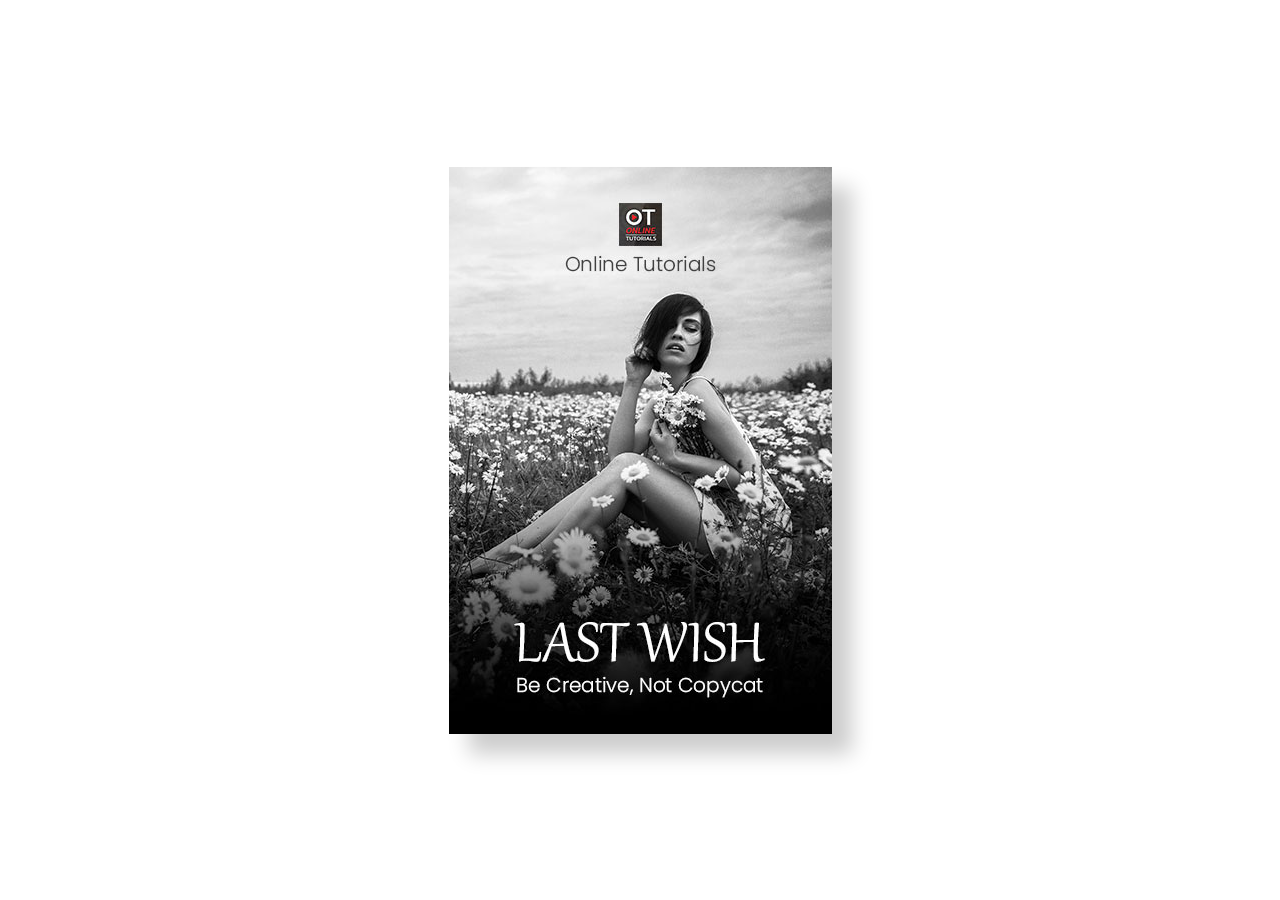
<file: 3DBook/index.html>
<!doctype html>
<html>
<head>
	<meta name="viewport" content="width=device-width, initial-scale=1.0">
	<meta charset="utf-8">
	<title>3D Book</title>
	<link rel="stylesheet" href="style.css">
</head>
<body>
	<section>
		<div class="book">
			<img src="cover.jpg">
		</div>
	</section>
</body>
</html>
</file>
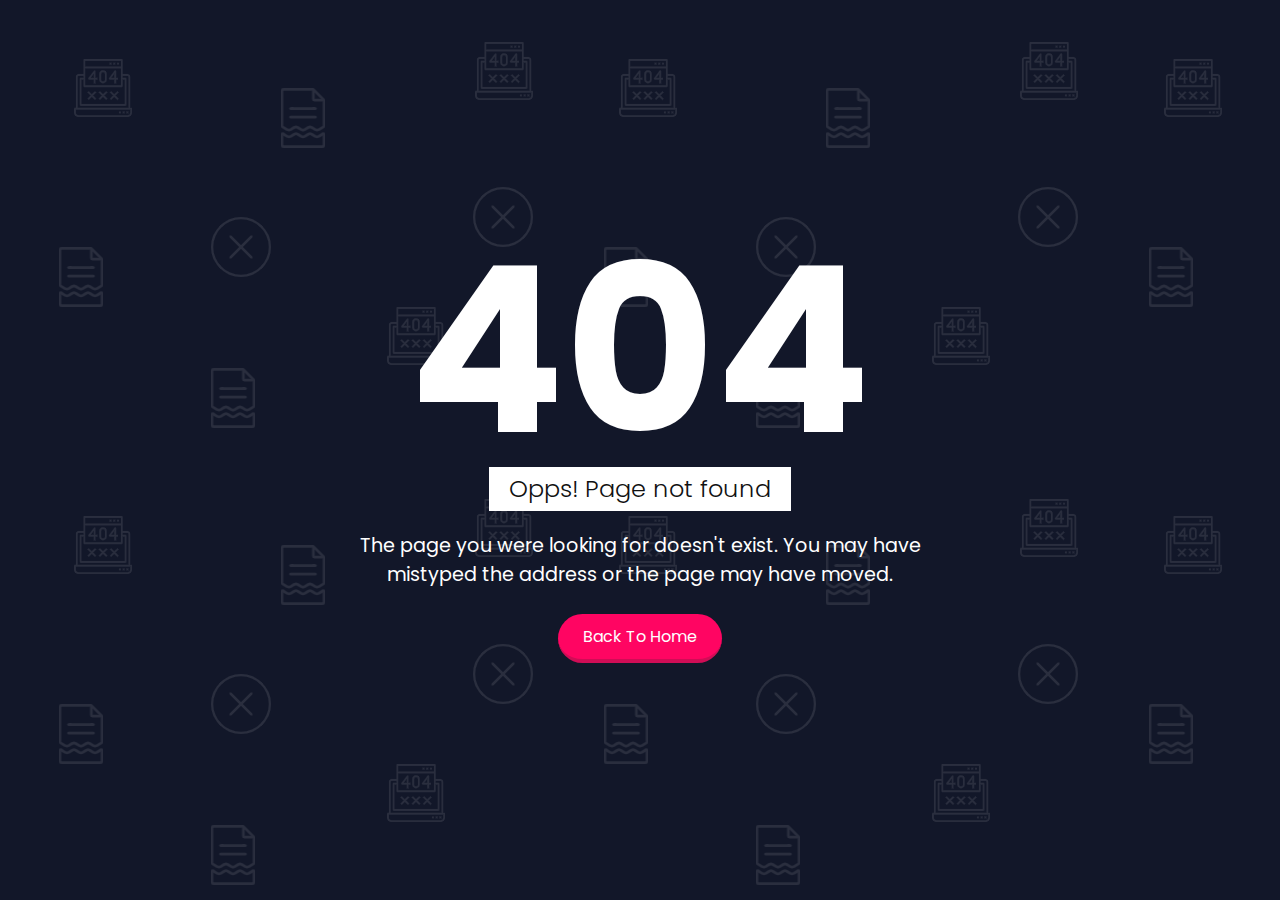
<file: 404Page/index.html>
<!DOCTYPE html>
<html>
<head>
<title>404 Page</title>
<link rel="stylesheet" type="text/css" href="style.css">
</head>
<body>
	<div id="container">
		<div class="content">
			<h2>404</h2>
			<h4>Opps! Page not found</h4>
			<p>The page you were looking for doesn't exist. You may have mistyped the address or the page may have moved.</p>
			<a href="#">Back To Home</a>
		</div>
	</div>
	<script type="text/javascript">
		var container = document.getElementById('container');
		window.onmousemove = function (e) {
		    var x = - e.clientX/5,
		        y = - e.clientY/5;
		    container.style.backgroundPositionX = x + 'px';
		    container.style.backgroundPositionY = y + 'px';
		};
	</script>
</body>
</html>
</file>
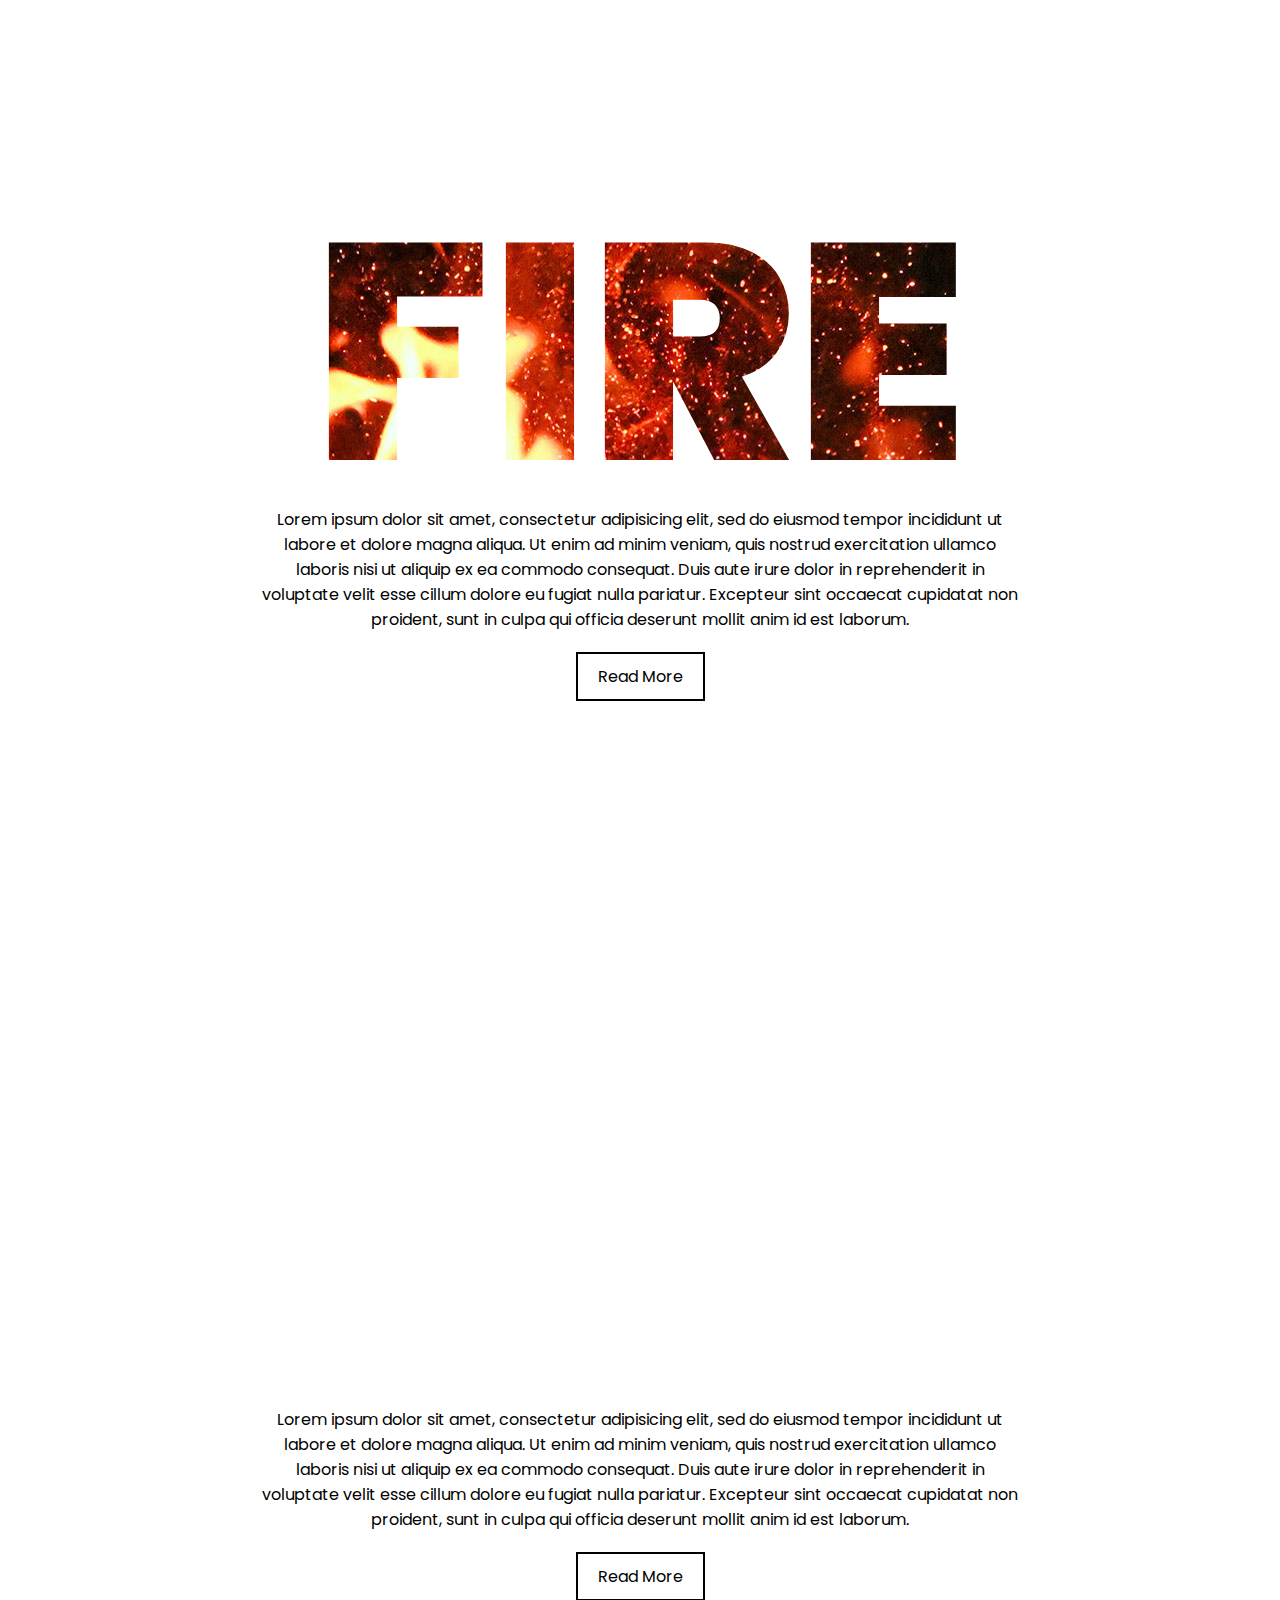
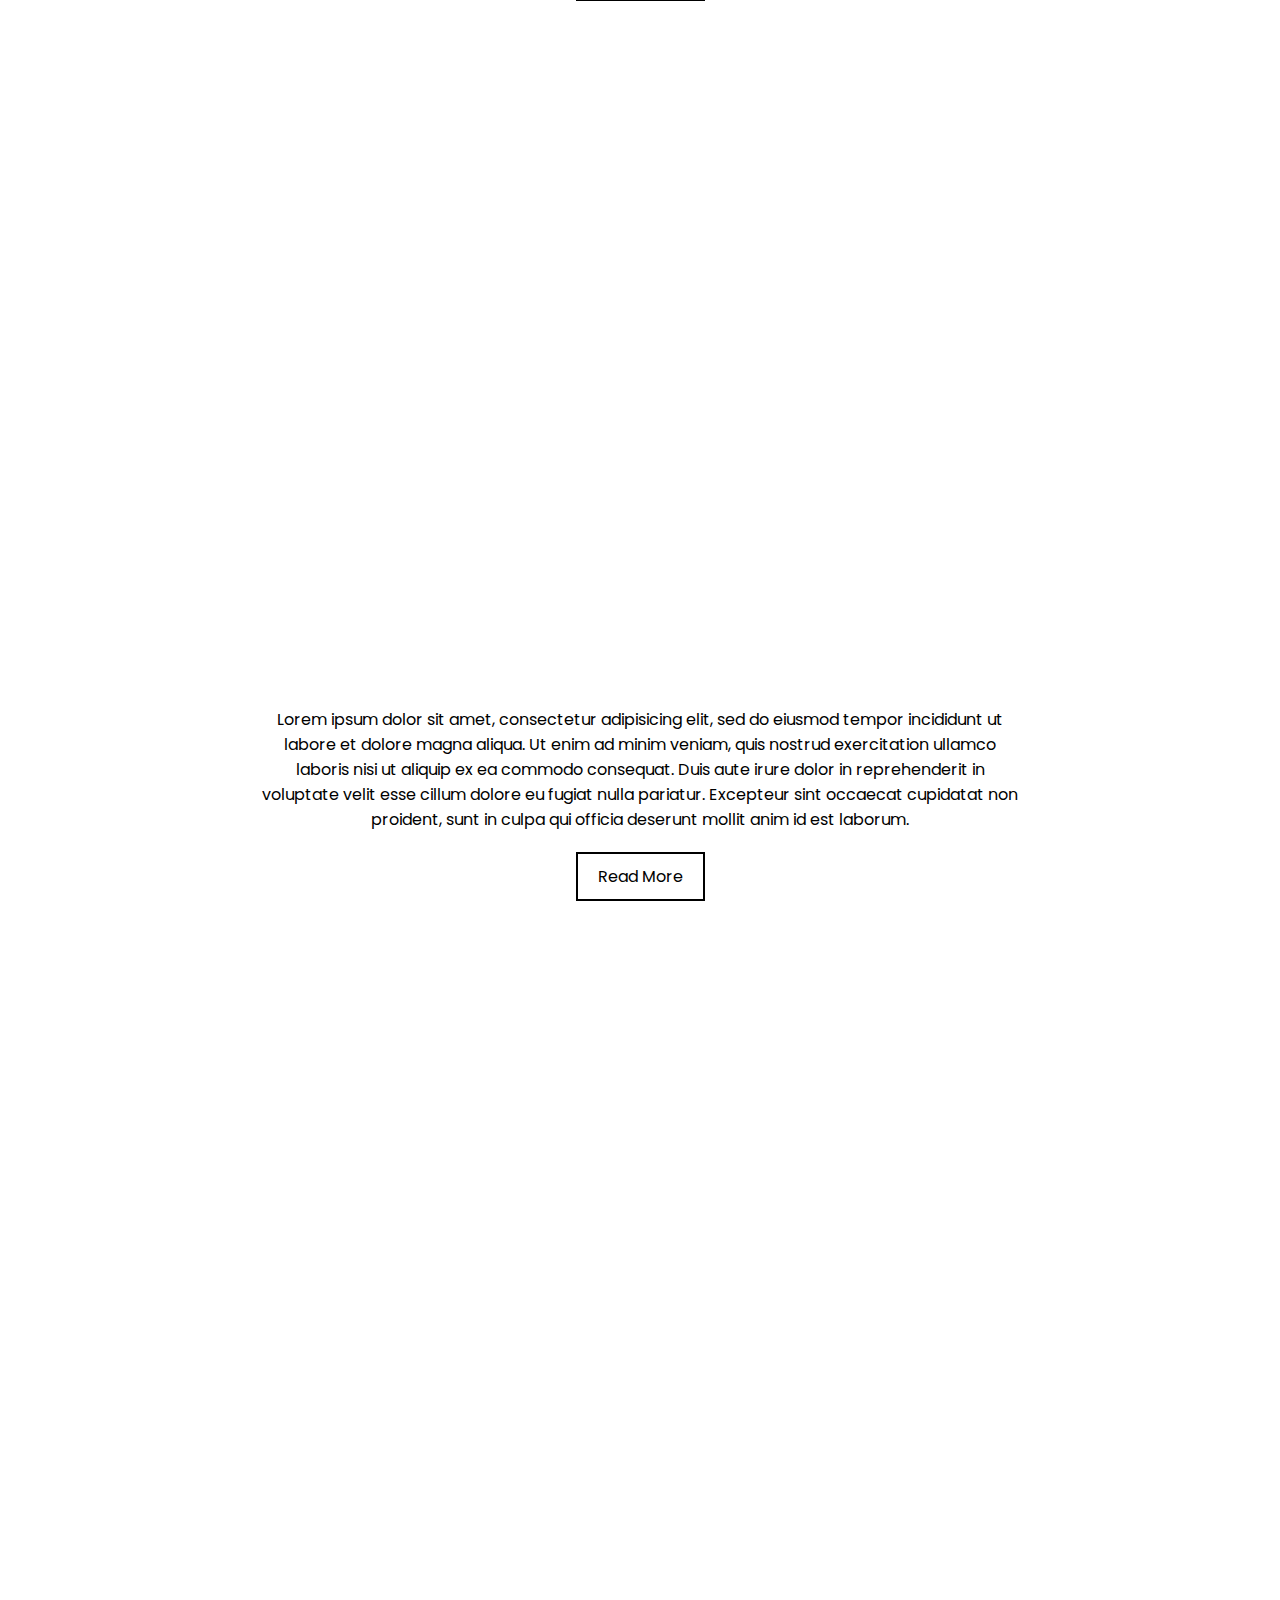
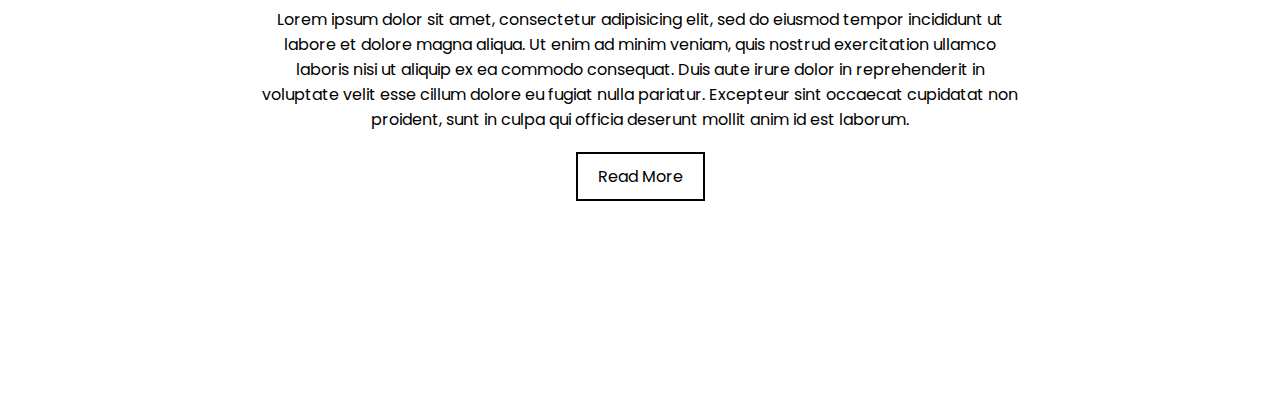
<file: BackgroundClipScrollEffects/index.html>
<!doctype html>
<html>
  <head>
      <meta name="viewport" content="width=device-width, initial-scale=1.0">
      <title>CSS Clip-Mask Parallax Scrolling Effects</title>
      <link rel="stylesheet" type="text/css" href="style.css">
  </head>
  <body>
    <section>
      <div class="content">
        <h2>Fire</h2>
        <p>Lorem ipsum dolor sit amet, consectetur adipisicing elit, sed do eiusmod
        tempor incididunt ut labore et dolore magna aliqua. Ut enim ad minim veniam,
        quis nostrud exercitation ullamco laboris nisi ut aliquip ex ea commodo
        consequat. Duis aute irure dolor in reprehenderit in voluptate velit esse
        cillum dolore eu fugiat nulla pariatur. Excepteur sint occaecat cupidatat non
        proident, sunt in culpa qui officia deserunt mollit anim id est laborum.</p>
        <a href="#">Read More</a>
      </div>
    </section>
    <section>
      <div class="content">
        <h2>Water</h2>
        <p>Lorem ipsum dolor sit amet, consectetur adipisicing elit, sed do eiusmod
        tempor incididunt ut labore et dolore magna aliqua. Ut enim ad minim veniam,
        quis nostrud exercitation ullamco laboris nisi ut aliquip ex ea commodo
        consequat. Duis aute irure dolor in reprehenderit in voluptate velit esse
        cillum dolore eu fugiat nulla pariatur. Excepteur sint occaecat cupidatat non
        proident, sunt in culpa qui officia deserunt mollit anim id est laborum.</p>
        <a href="#">Read More</a>
      </div>
    </section>
    <section>
      <div class="content">
        <h2>Ice</h2>
        <p>Lorem ipsum dolor sit amet, consectetur adipisicing elit, sed do eiusmod
        tempor incididunt ut labore et dolore magna aliqua. Ut enim ad minim veniam,
        quis nostrud exercitation ullamco laboris nisi ut aliquip ex ea commodo
        consequat. Duis aute irure dolor in reprehenderit in voluptate velit esse
        cillum dolore eu fugiat nulla pariatur. Excepteur sint occaecat cupidatat non
        proident, sunt in culpa qui officia deserunt mollit anim id est laborum.</p>
        <a href="#">Read More</a>
      </div>
    </section>
    <section>
      <div class="content">
        <h2>Sand</h2>
        <p>Lorem ipsum dolor sit amet, consectetur adipisicing elit, sed do eiusmod
        tempor incididunt ut labore et dolore magna aliqua. Ut enim ad minim veniam,
        quis nostrud exercitation ullamco laboris nisi ut aliquip ex ea commodo
        consequat. Duis aute irure dolor in reprehenderit in voluptate velit esse
        cillum dolore eu fugiat nulla pariatur. Excepteur sint occaecat cupidatat non
        proident, sunt in culpa qui officia deserunt mollit anim id est laborum.</p>
        <a href="#">Read More</a>
      </div>
    </section>
  </body>
</html>
</file>
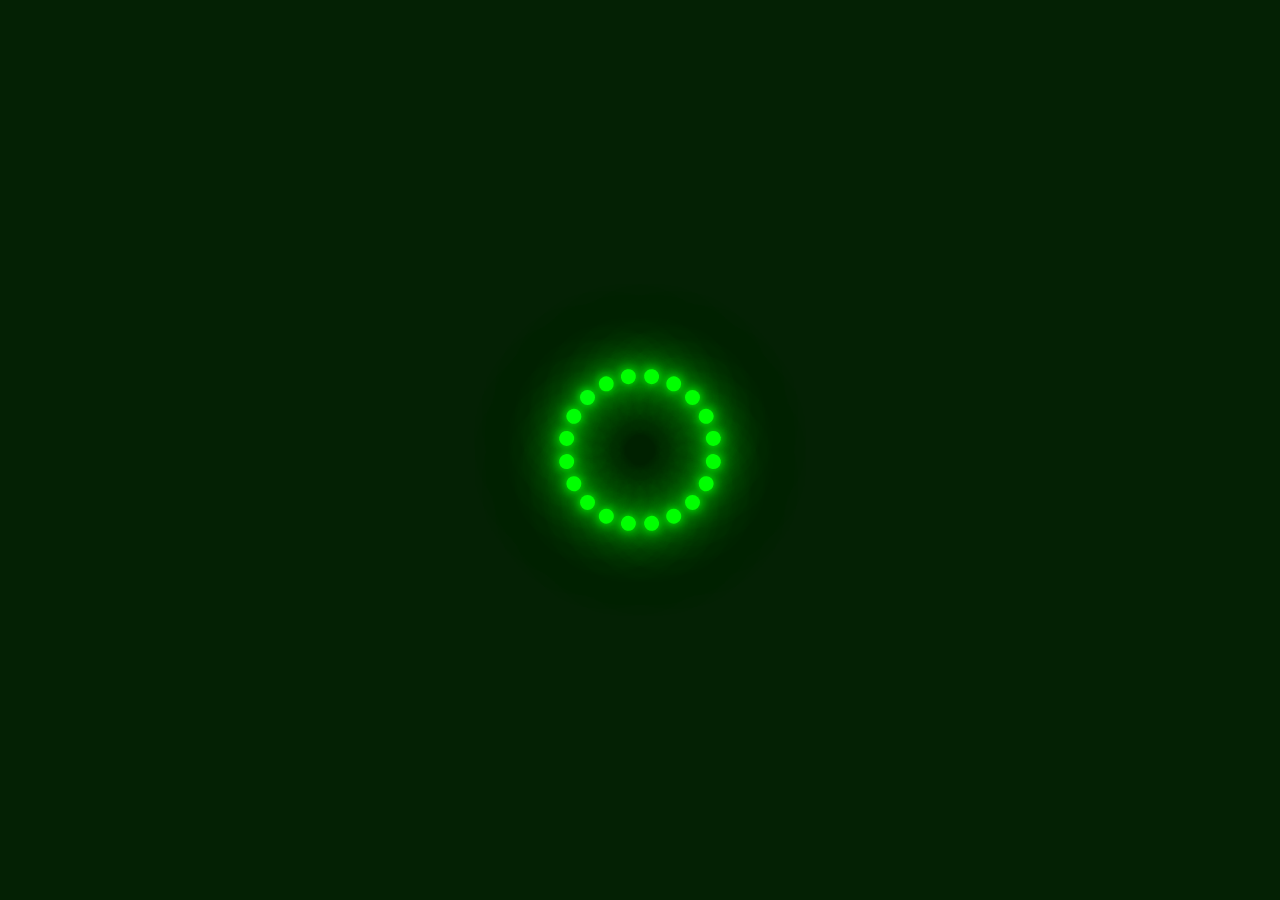
<file: CreativeLoaderCSS/index.html>
<!doctype html>
<html>
<head>
	<meta charset="utf-8">
	<title>CSS Creative Loader Animation Effects</title>
	<link rel="stylesheet" href="style.css">
</head>
<body>
	<section>
		<div class="loader">
			<span style="--i:1;"></span>
			<span style="--i:2;"></span>
			<span style="--i:3;"></span>
			<span style="--i:4;"></span>
			<span style="--i:5;"></span>
			<span style="--i:6;"></span>
			<span style="--i:7;"></span>
			<span style="--i:8;"></span>
			<span style="--i:9;"></span>
			<span style="--i:10;"></span>
			<span style="--i:11;"></span>
			<span style="--i:12;"></span>
			<span style="--i:13;"></span>
			<span style="--i:14;"></span>
			<span style="--i:15;"></span>
			<span style="--i:16;"></span>
			<span style="--i:17;"></span>
			<span style="--i:18;"></span>
			<span style="--i:19;"></span>
			<span style="--i:20;"></span>
		</div>
	</section>
</body>
</html>
</file>
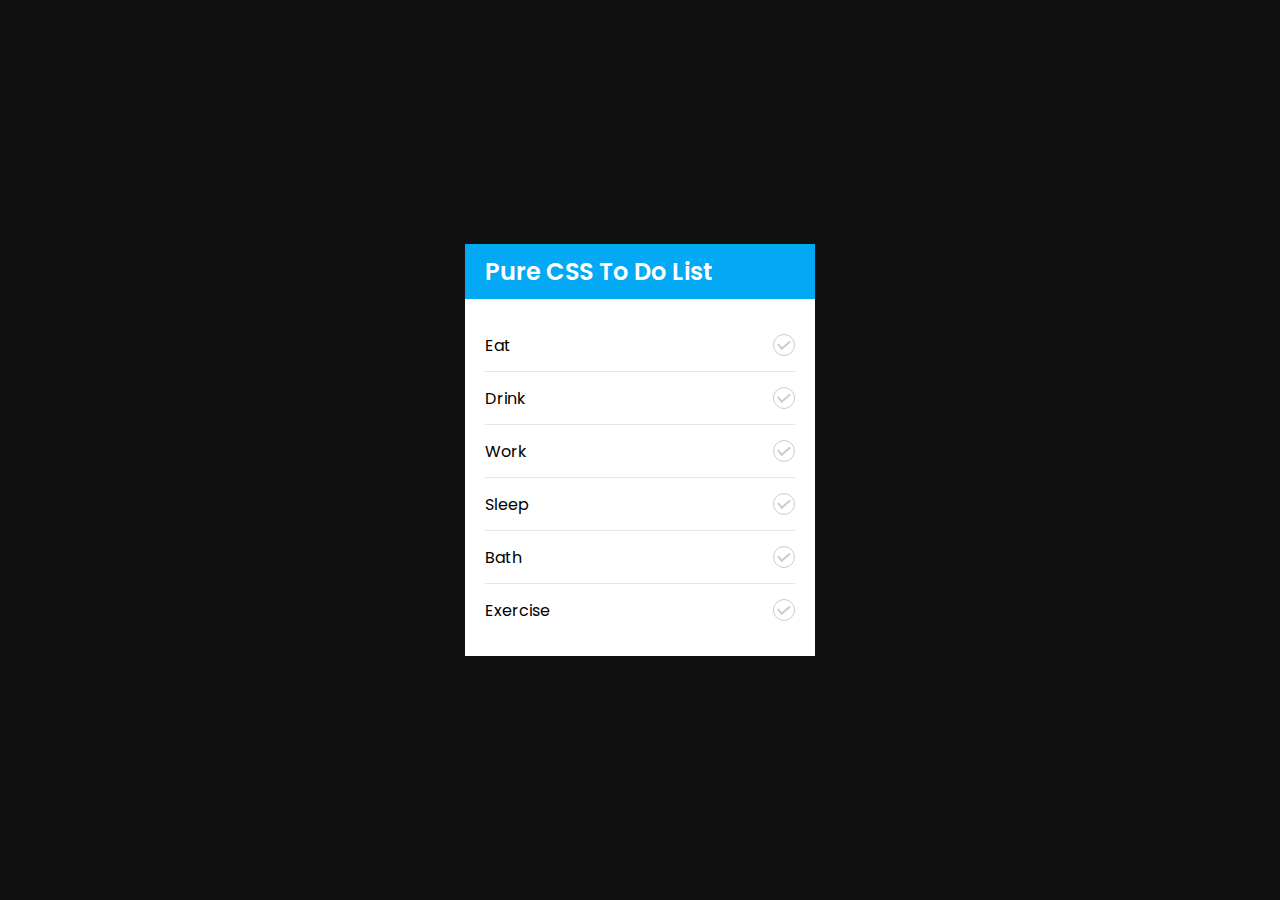
<file: CSSToDoList/index.html>
<!DOCTYPE html>
<html lang="en">
<head>
    <meta charset="UTF-8">
    <title>Pure CSS To Do List</title>
    <link rel="stylesheet" href="style.css">
</head>
<body>
	<div class="list">
		<h2>Pure CSS To Do List</h2>
		<ul>
			<li>
				<label>
					<input type="checkbox" name="">
					<p>Eat</p>
					<span></span>
				</label>
			</li>
			<li>
				<label>
					<input type="checkbox" name="">
					<p>Drink</p>
					<span></span>
				</label>
			</li>
			<li>
				<label>
					<input type="checkbox" name="">
					<p>Work</p>
					<span></span>
				</label>
			</li>
			<li>
				<label>
					<input type="checkbox" name="">
					<p>Sleep</p>
					<span></span>
				</label>
			</li>
			<li>
				<label>
					<input type="checkbox" name="">
					<p>Bath</p>
					<span></span>
				</label>
			</li>
			<li>
				<label>
					<input type="checkbox" name="">
					<p>Exercise</p>
					<span></span>
				</label>
			</li>
		</ul>
	</div>
</body>
</html>
</file>
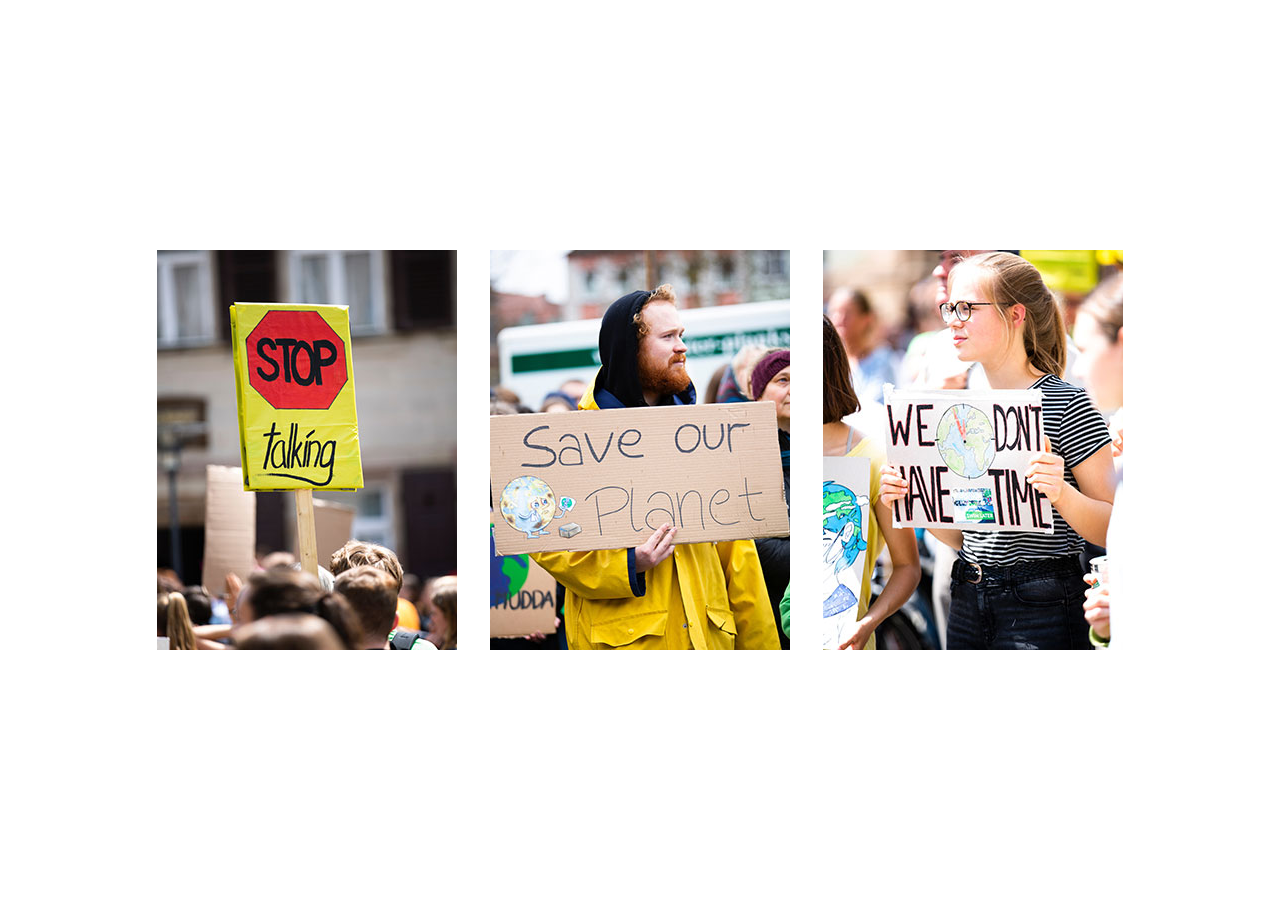
<file: ImageHoverEffectsLayer/index.html>
<!DOCTYPE html>
<html lang="en">
<head>
    <meta charset="UTF-8">
    <title>Image Hover Effects</title>
    <link rel="stylesheet" href="style.css">
</head>
<body>
	<div class="container">
		<div class="box">
			<div class="imgBx">
				<img src="img1.jpg">
			</div>
			<div class="layer layer1"></div>
			<div class="layer layer2"></div>
			<div class="contentBx">
				<div>
					<h2>Post Title One</h2>
					<p>Lorem ipsum dolor sit amet, consectetur adipisicing elit, sed do eiusmod
					tempor incididunt ut labore et dolore magna aliqua. Ut enim ad minim veniam,
					quis nostrud exercitation ullamco laboris nisi ut aliquip ex ea commodo
					consequat.</p>
				</div>
			</div>
		</div>
		<div class="box">
			<div class="imgBx">
				<img src="img2.jpg">
			</div>
			<div class="layer layer1"></div>
			<div class="layer layer2"></div>
			<div class="contentBx">
				<div>
					<h2>Post Title Two</h2>
					<p>Lorem ipsum dolor sit amet, consectetur adipisicing elit, sed do eiusmod
					tempor incididunt ut labore et dolore magna aliqua. Ut enim ad minim veniam,
					quis nostrud exercitation ullamco laboris nisi ut aliquip ex ea commodo
					consequat.</p>
				</div>
			</div>
		</div>
		<div class="box">
			<div class="imgBx">
				<img src="img3.jpg">
			</div>
			<div class="layer layer1"></div>
			<div class="layer layer2"></div>
			<div class="contentBx">
				<div>
					<h2>Post Title Three</h2>
					<p>Lorem ipsum dolor sit amet, consectetur adipisicing elit, sed do eiusmod
					tempor incididunt ut labore et dolore magna aliqua. Ut enim ad minim veniam,
					quis nostrud exercitation ullamco laboris nisi ut aliquip ex ea commodo
					consequat.</p>
				</div>
			</div>
		</div>
	</div>
</body>
</html>
</file>
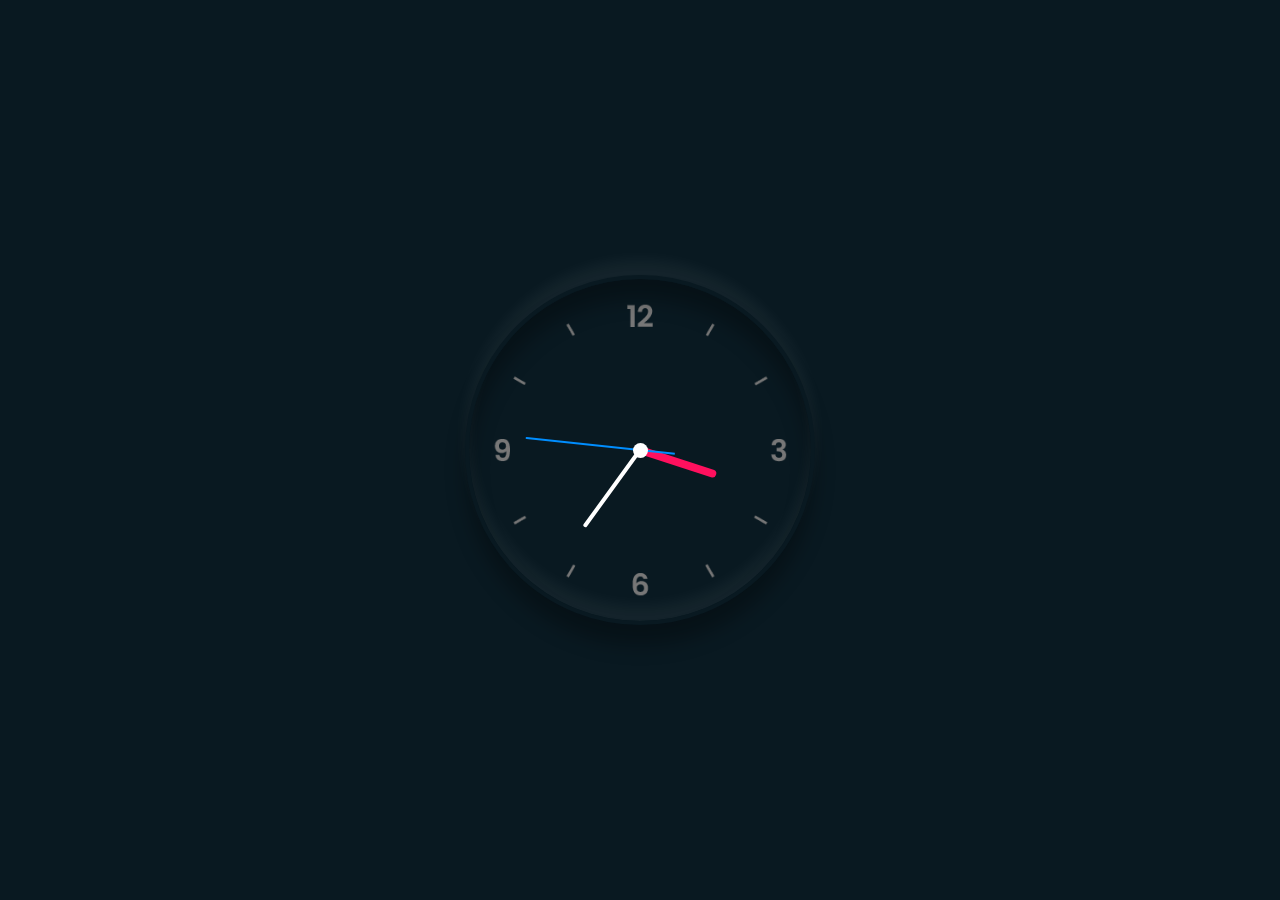
<file: JavascriptClockUIDark/index.html>
<!doctype html>
<html>
<head>
	<meta charset="utf-8">
	<title>Javascript Clock UI Dark</title>
	<link rel="stylesheet" href="style.css">
</head>
<body>
	<div class="clock">
		<div class="hour">
			<div class="hr" id="hr"></div>
		</div>
		<div class="min">
			<div class="mn" id="mn"></div>
		</div>
		<div class="sec">
			<div class="sc" id="sc"></div>
		</div>
	</div>
	<script type="text/javascript">
		const deg = 6;
		const hr = document.querySelector("#hr");
		const mn = document.querySelector("#mn");
		const sc = document.querySelector("#sc");
		setInterval(() => {
			let day = new Date();
			let hh = day.getHours() * 30;
			let mm = day.getMinutes() * deg;
			let ss = day.getSeconds() * deg;
			hr.style.transform = `rotateZ(${hh+(mm/12)}deg)`;
			mn.style.transform = `rotateZ(${mm}deg)`;
			sc.style.transform = `rotateZ(${ss}deg)`;
		})
	</script>
</body>
</html>
</file>
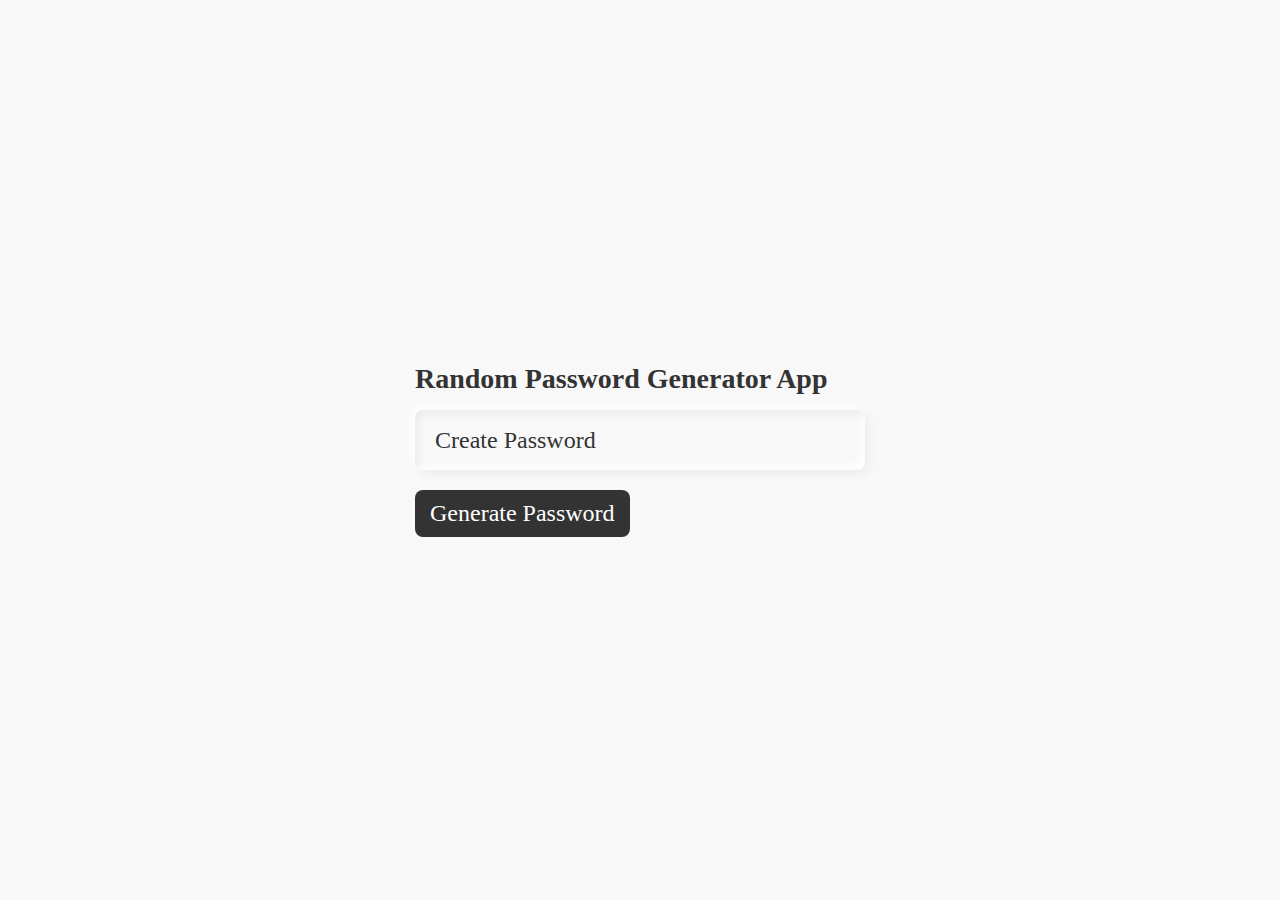
<file: RandomPasswordGenerator/index.html>
<!doctype html>
<html>
  <head>
      <title>Random Password Generator</title>
      <link rel="stylesheet" type="text/css" href="style.css">
  </head>
  <body>
    <div class="inputBox">
      <h2>Random Password Generator  App</h2>
      <input type="text" name="" placeholder="Create Password" id="password" readonly="">
      <div id="btn" onclick="Getpassword();">Generate Password</div>
    </div>
    <script type="text/javascript">
     function Getpassword() {
     var chars = "0123456789abcdefghijklmnopqrstuvwxtz!@#$%^&*()_+?><:{}[]ABCDEFGHIJKLMNOPQRSTUVWXYZ";
     var Passwordlength = 16;
     var password = '';
     for (var i=0; i<Passwordlength; i++) {
      var randomNumber = Math.floor(Math.random() * chars.length);
         password += chars.substring(randomNumber,randomNumber+1);
     }
    document.getElementById("password").value = password ; }
    </script>
  </body>
</html>
</file>
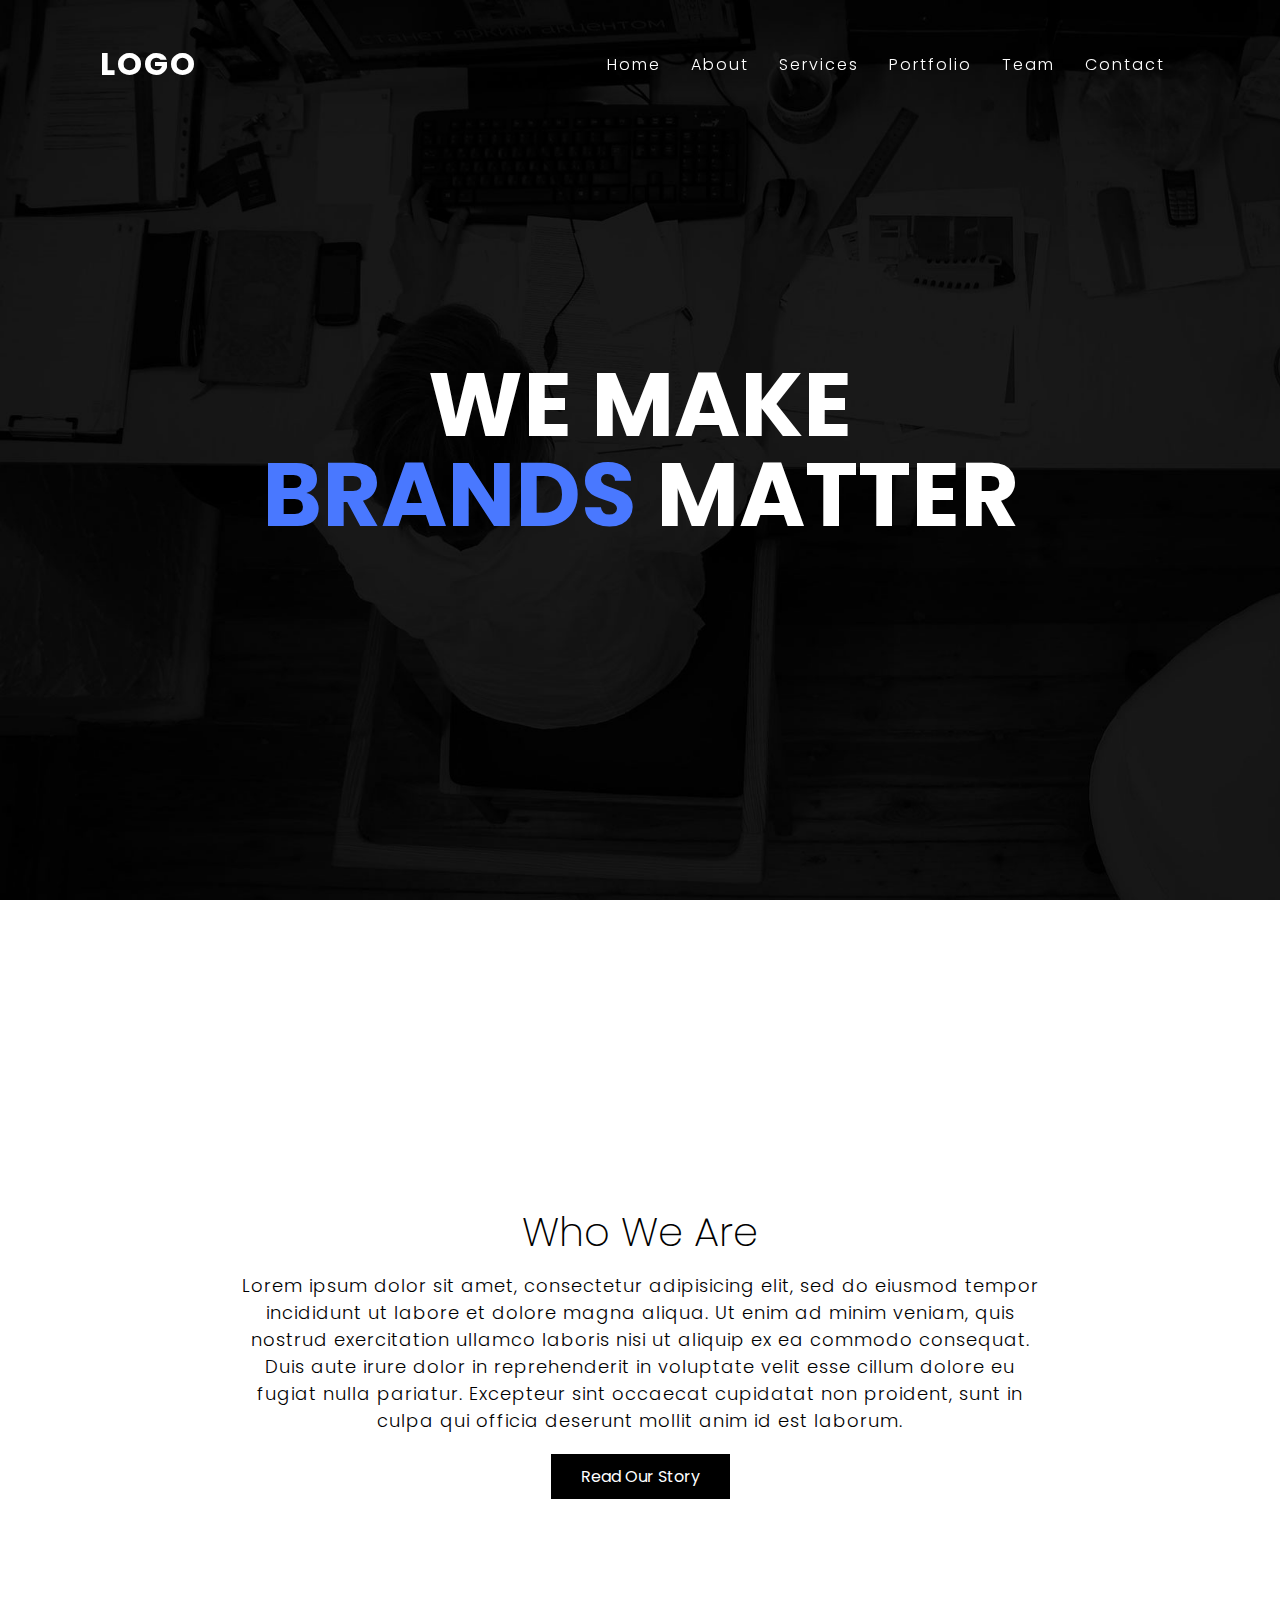
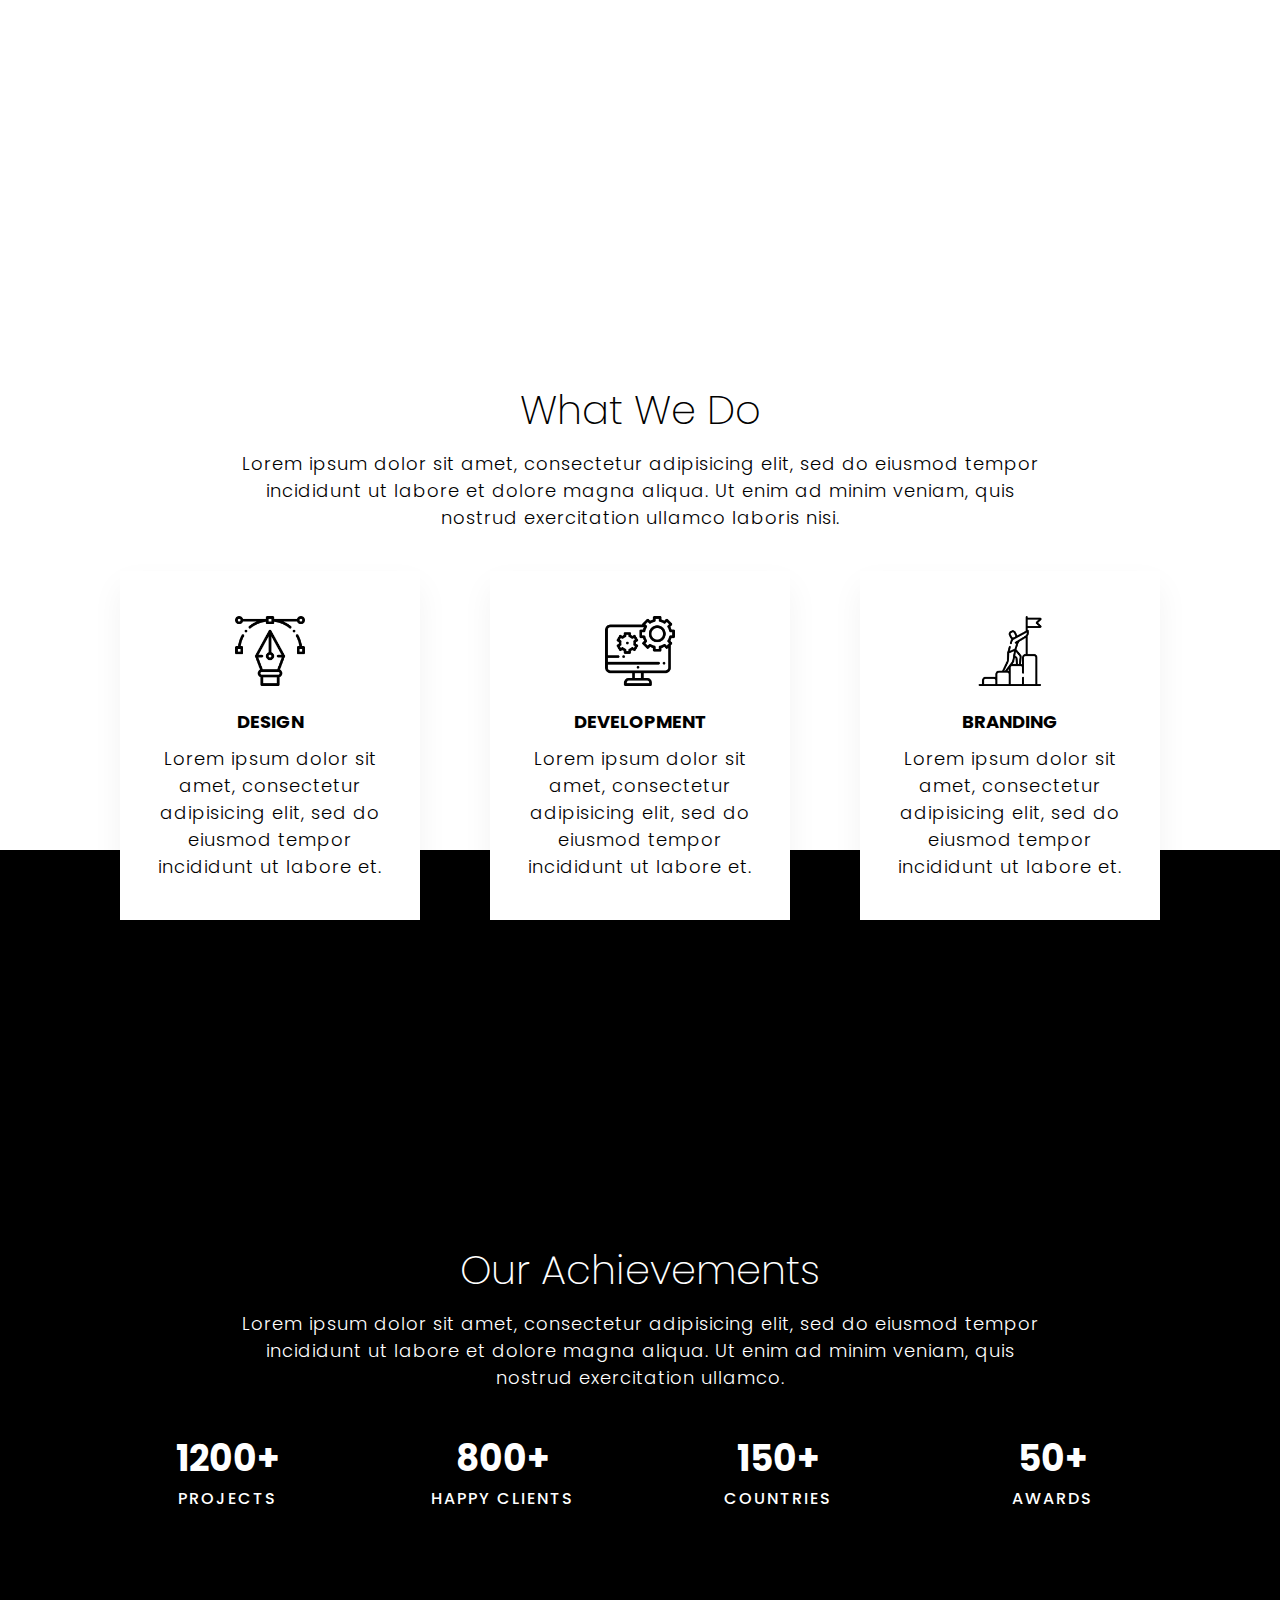
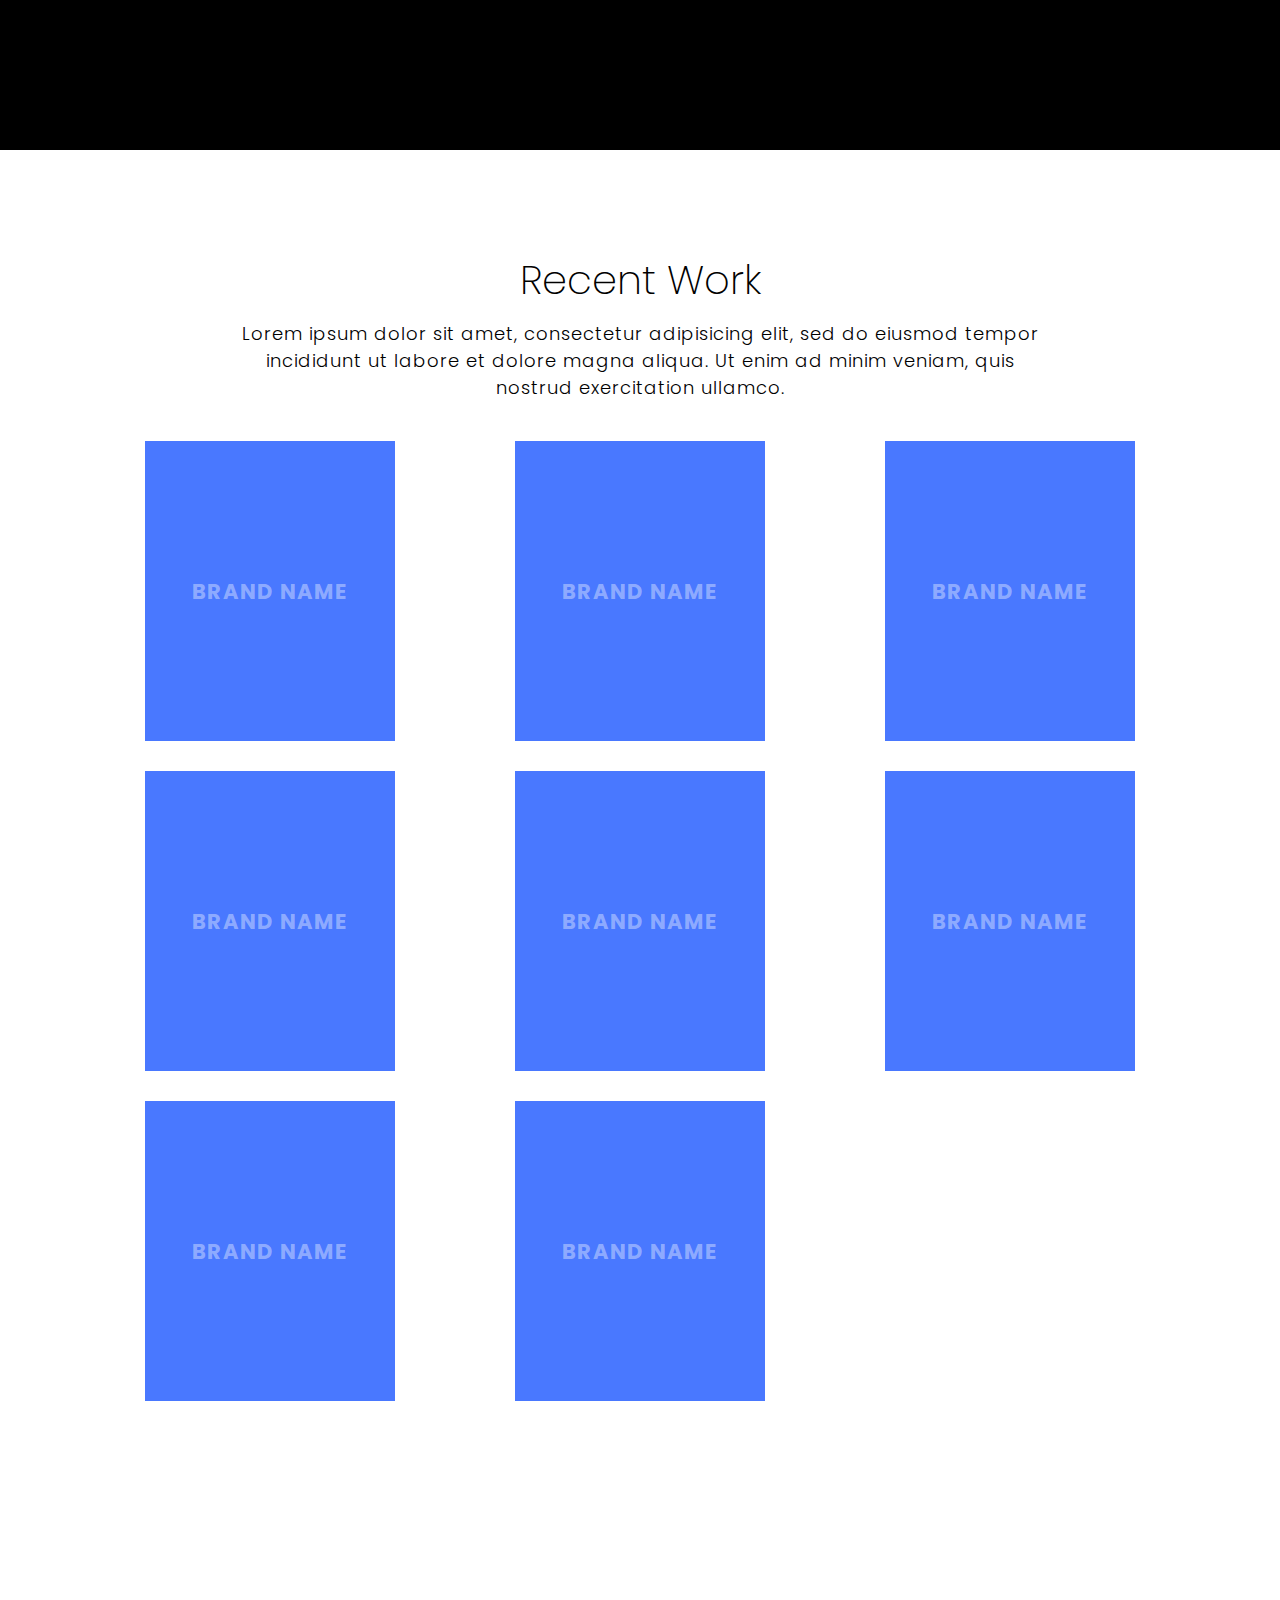
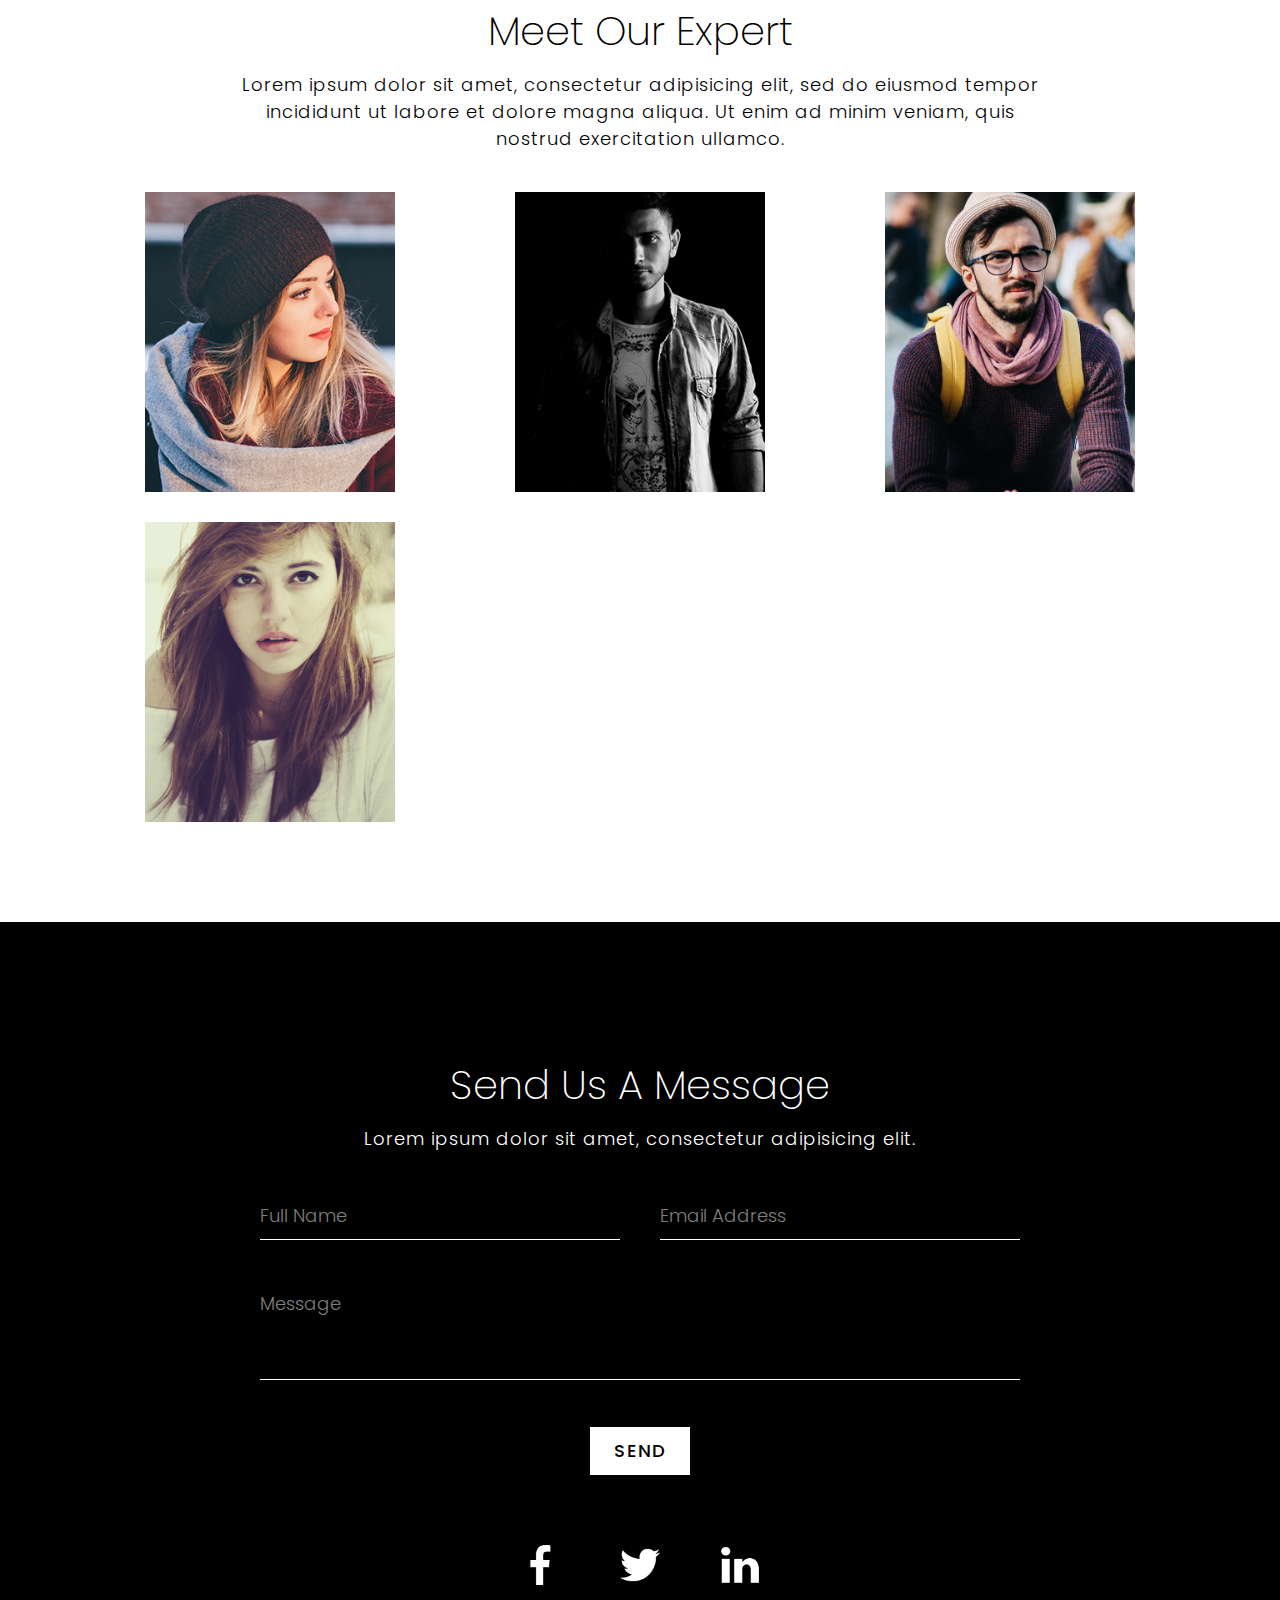
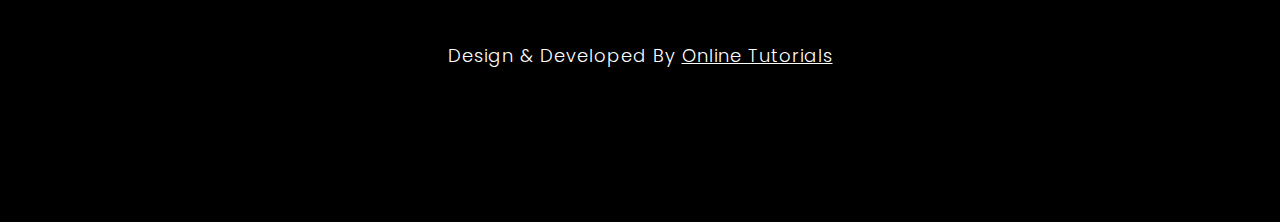
<file: ResponsiveWebsiteHTMLCSSJavascript/index.html>
<!DOCTYPE html>
<html lang="en">
<head>
  <meta name="viewport" content="width=device-width, initial-scale=1.0">
  <meta charset="UTF-8">
  <title>PMK FT UNY</title>
  <link rel="stylesheet" href="style.css">
</head>
<body>
  <!-- Header -->
  <header id="header">
    <a href="#" class="logo">Logo</a>
    <ul>
      <li><a href="#home" onclick="toggle()">Home</a></li>
      <li><a href="#about" onclick="toggle()">About</a></li>
      <li><a href="#services" onclick="toggle()">Services</a></li>
      <li><a href="#portfolio" onclick="toggle()">Portfolio</a></li>
      <li><a href="#team" onclick="toggle()">Team</a></li>
      <li><a href="#contact" onclick="toggle()">Contact</a></li>
    </ul>
    <div class="toggle" onclick="toggle()"></div>
  </header>
  <!-- Banner -->
  <section class="banner" id="home">
    <h2>We Make<br><span>Brands</span> Matter</h2>
  </section>
  <!-- About -->
  <section class="sec" id="about">
    <div class="content">
      <div class="mxw800p">
        <h3>Who We Are</h3>
        <p>Lorem ipsum dolor sit amet, consectetur adipisicing elit, sed do eiusmod
        tempor incididunt ut labore et dolore magna aliqua. Ut enim ad minim veniam,
        quis nostrud exercitation ullamco laboris nisi ut aliquip ex ea commodo
        consequat. Duis aute irure dolor in reprehenderit in voluptate velit esse
        cillum dolore eu fugiat nulla pariatur. Excepteur sint occaecat cupidatat non
        proident, sunt in culpa qui officia deserunt mollit anim id est laborum.</p>
        <a href="#" class="btn">Read Our Story</a>
      </div>
    </div>
  </section>
  <!-- Services -->
  <section class="sec" id="services">
    <div class="content">
      <div class="mxw800p">
        <h3>What We Do</h3>
        <p>Lorem ipsum dolor sit amet, consectetur adipisicing elit, sed do eiusmod
        tempor incididunt ut labore et dolore magna aliqua. Ut enim ad minim veniam,
        quis nostrud exercitation ullamco laboris nisi.</p>
      </div>
      <div class="services">
        <div class="box">
          <div class="iconBx">
            <img src="icon1.png">
          </div>
          <div class="content">
            <h2>Design</h2>
            <p>Lorem ipsum dolor sit amet, consectetur adipisicing elit, sed do eiusmod
            tempor incididunt ut labore et.</p>
          </div>
        </div>
        <div class="box">
          <div class="iconBx">
            <img src="icon2.png">
          </div>
          <div class="content">
            <h2>Development</h2>
            <p>Lorem ipsum dolor sit amet, consectetur adipisicing elit, sed do eiusmod
            tempor incididunt ut labore et.</p>
          </div>
        </div>
        <div class="box">
          <div class="iconBx">
            <img src="icon3.png">
          </div>
          <div class="content">
            <h2>Branding</h2>
            <p>Lorem ipsum dolor sit amet, consectetur adipisicing elit, sed do eiusmod
            tempor incididunt ut labore et.</p>
          </div>
        </div>
    </div>
  </section>
  <!-- Stats -->
  <section class="sec stats">
    <div class="content">
      <div class="mxw800p">
        <h3>Our Achievements</h3>
        <p>Lorem ipsum dolor sit amet, consectetur adipisicing elit, sed do eiusmod
        tempor incididunt ut labore et dolore magna aliqua. Ut enim ad minim veniam,
        quis nostrud exercitation ullamco.</p>
      </div>
      <div class="statsBox">
        <div class="box">
          <h2>1200+</h2>
          <h4>Projects</h4>
        </div>
        <div class="box">
          <h2>800+</h2>
          <h4>Happy Clients</h4>
        </div>
        <div class="box">
          <h2>150+</h2>
          <h4>Countries</h4>
        </div>
        <div class="box">
          <h2>50+</h2>
          <h4>Awards</h4>
        </div>
      </div>
    </div>
  </section>
  <!-- Portfolio -->
  <section class="sec work" id="portfolio">
    <div class="content">
      <div class="mxw800p">
        <h3>Recent Work</h3>
        <p>Lorem ipsum dolor sit amet, consectetur adipisicing elit, sed do eiusmod
        tempor incididunt ut labore et dolore magna aliqua. Ut enim ad minim veniam,
        quis nostrud exercitation ullamco.</p>
      </div>
      <div class="workBx">
        <div class="brand">
          <a href="#"><h2>Brand Name</h2></a>
        </div>
        <div class="brand">
          <a href="#"><h2>Brand Name</h2></a>
        </div>
        <div class="brand">
          <a href="#"><h2>Brand Name</h2></a>
        </div>
        <div class="brand">
          <a href="#"><h2>Brand Name</h2></a>
        </div>
        <div class="brand">
          <a href="#"><h2>Brand Name</h2></a>
        </div>
        <div class="brand">
          <a href="#"><h2>Brand Name</h2></a>
        </div>
        <div class="brand">
          <a href="#"><h2>Brand Name</h2></a>
        </div>
        <div class="brand">
          <a href="#"><h2>Brand Name</h2></a>
        </div>
      </div>
    </div>
  </section>
  <!-- Team -->
  <section class="sec" id="team">
    <div class="content">
      <div class="mxw800p">
        <h3>Meet Our Expert</h3>
        <p>Lorem ipsum dolor sit amet, consectetur adipisicing elit, sed do eiusmod
        tempor incididunt ut labore et dolore magna aliqua. Ut enim ad minim veniam,
        quis nostrud exercitation ullamco.</p>
      </div>
      <div class="teamBx">
        <div class="member">
          <div class="imgBx">
            <img src="1.jpg">
          </div>
          <div class="details">
            <div>
              <h2>John Doe<br><span>Creative Director</span></h2>
            </div>
          </div>
        </div>
        <div class="member">
          <div class="imgBx">
            <img src="2.jpg">
          </div>
          <div class="details">
            <div>
              <h2>John Doe<br><span>Creative Director</span></h2>
            </div>
          </div>
        </div>
        <div class="member">
          <div class="imgBx">
            <img src="3.jpg">
          </div>
          <div class="details">
            <div>
              <h2>John Doe<br><span>Creative Director</span></h2>
            </div>
          </div>
        </div>
        <div class="member">
          <div class="imgBx">
            <img src="4.jpg">
          </div>
          <div class="details">
            <div>
              <h2>John Doe<br><span>Creative Director</span></h2>
            </div>
          </div>
        </div>
      </div>
    </div>
  </section>
  <!-- Contact -->

  <section class="sec contact" id="contact">
    <div class="content">
      <div class="mxw800p">
        <h3>Send Us A Message</h3>
        <p>Lorem ipsum dolor sit amet, consectetur adipisicing elit.</p>
      </div>
      <div class="contactForm">
        <form>
          <div class="row100">
            <div class="inputBx50">
              <input type="text" name="" placeholder="Full Name">
            </div>
            <div class="inputBx50">
              <input type="text" name="" placeholder="Email Address">
            </div>
          </div>
          <div class="row100">
            <div class="inputBx100">
              <textarea placeholder="Message"></textarea>
            </div>
          </div>
          <div class="row100">
            <div class="inputBx100">
              <input type="submit" name="" value="Send">
            </div>
          </div>
        </form>
      </div>
      <div class="sci">
        <ul>
          <li><a href="#"><img src="facebook.png"></a></li>
          <li><a href="#"><img src="twitter.png"></a></li>
          <li><a href="#"><img src="linkedin.png"></a></li>
        </ul>
      </div>
      <p class="copyright">Design & Developed By <a href="#">Online Tutorials</a></p>
    </div>
  </section>
  <script type="text/javascript">
    window.addEventListener("scroll", function(){
      var header = document.querySelector("header");
      header.classList.toggle("sticky", window.scrollY > 0);
    })
    function toggle(){
      var header = document.querySelector("header");
      header.classList.toggle("active");
    }
  </script>
</body>
</html>
</file>
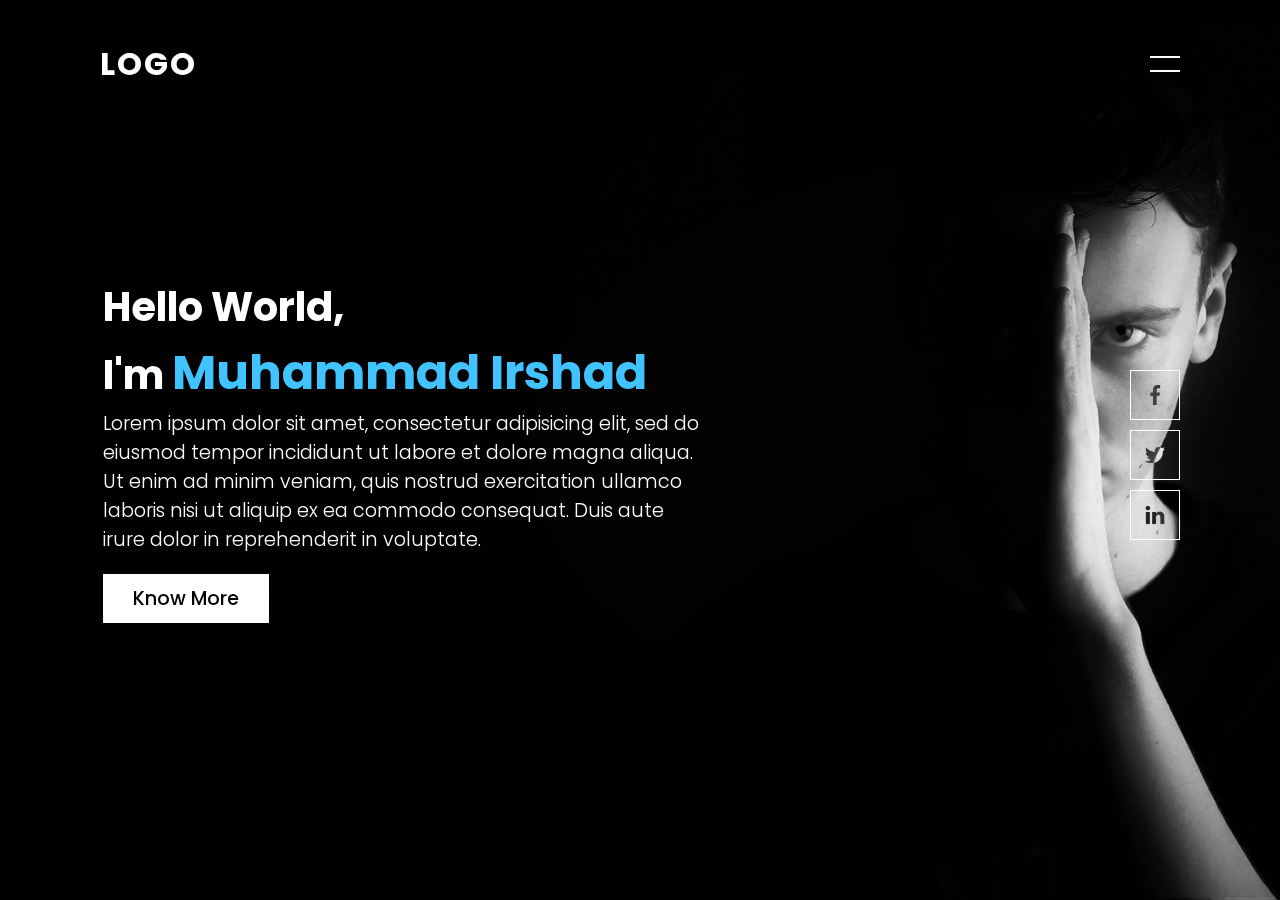
<file: ResponsiveWebsiteHTMLCSSJavascriptPortfolio/index.html>
<!DOCTYPE html>
<html lang="en">
<head>
  <meta name="viewport" content="width=device-width, initial-scale=1.0">
  <meta charset="UTF-8">
  <title>Responsive Portfolio Landing Page</title>
  <link rel="stylesheet" href="style.css">
</head>
<body>
  <!-- Header -->
  <section class="banner" id="sec">.
    <header>
      <a href="#" class="logo">Logo</a>
      <div id="toggle" onclick="toggle()"></div>
    </header>
    <div class="content">
      <h2>Hello World,<br>I'm <span>Muhammad Irshad</span></h2>
      <p>Lorem ipsum dolor sit amet, consectetur adipisicing elit, sed do eiusmod
      tempor incididunt ut labore et dolore magna aliqua. Ut enim ad minim veniam,
      quis nostrud exercitation ullamco laboris nisi ut aliquip ex ea commodo
      consequat. Duis aute irure dolor in reprehenderit in voluptate.</p>
      <a href="#">Know More</a>
    </div>
    <ul class="sci">
      <li><a href="#"><img src="facebook.png"></a></li>
      <li><a href="#"><img src="twitter.png"></a></li>
      <li><a href="#"><img src="linkedin.png"></a></li>
    </ul>
  </section>
  <div id="navigation">
    <ul>
        <li><a href="#">Home</a></li>
        <li><a href="#">About</a></li>
        <li><a href="#">Services</a></li>
        <li><a href="#">Portfolio</a></li>
        <li><a href="#">Team</a></li>
        <li><a href="#">Contact</a></li>
      </ul>
    </div>
  <script type="text/javascript">
    function toggle(){
      var sec = document.getElementById('sec');
      var nav = document.getElementById('navigation');
      sec.classList.toggle('active')
      nav.classList.toggle('active')
    }
  </script>
</body>
</html>
</file>
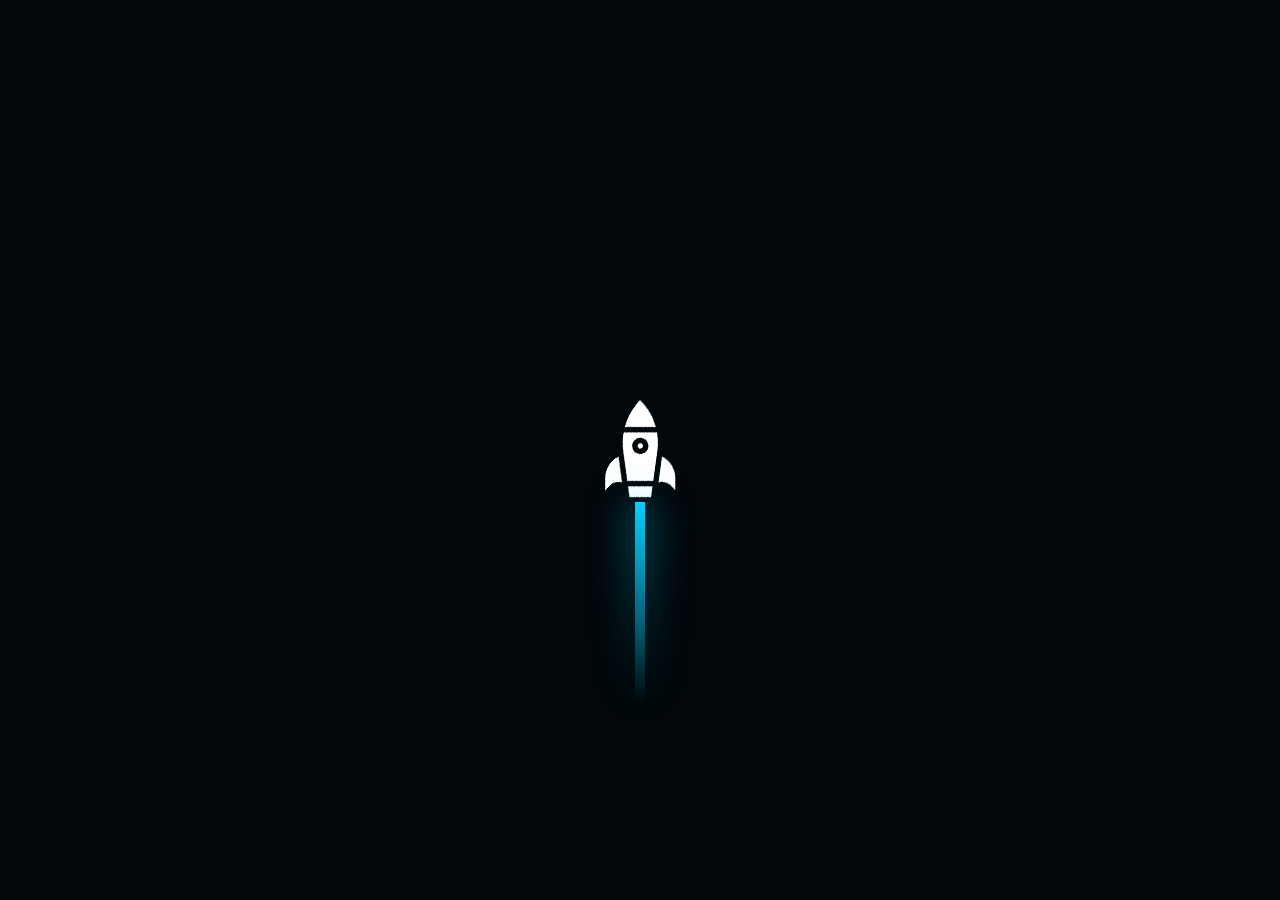
<file: RocketAnimationMousemove2/index.html>
<!DOCTYPE html>
<html>
<head>
	<title>Rocket Animation Effects | Part 2</title>
	<link rel="stylesheet" type="text/css" href="style.css">
</head>
<body>
  <!-- Please watch Part 1 First then Continue This Video -->
  <!-- Part 1 Link in Video Description -->
  <div class="scene">
    <div class="rocket">
      <img src="rocket.png">
    </div>
  </div>
  <script>
    document.addEventListener("mousemove", function(e){
      var rocket = document.querySelector('.rocket');
      rocket.style.left = e.offsetX +'px';
      rocket.style.top = e.offsetY +'px';
    })

    function stars(){
      let count = 50;
      let scene = document.querySelector('.scene');
      let i = 0;
      while(i < count){
        let star = document.createElement('i');
        let x = Math.floor(Math.random() * window.innerWidth);

        let duration = Math.random() * 1;
        let h = Math.random() * 100;

        star.style.left =  x + 'px';
        star.style.width =  1 + 'px';
        star.style.height =  50+ h + 'px';
        star.style.animationDuration = 0.5+ duration + 's';

        scene.appendChild(star);
        i++
      }
    }
    stars();
  </script>
</body>
</html>
</file>
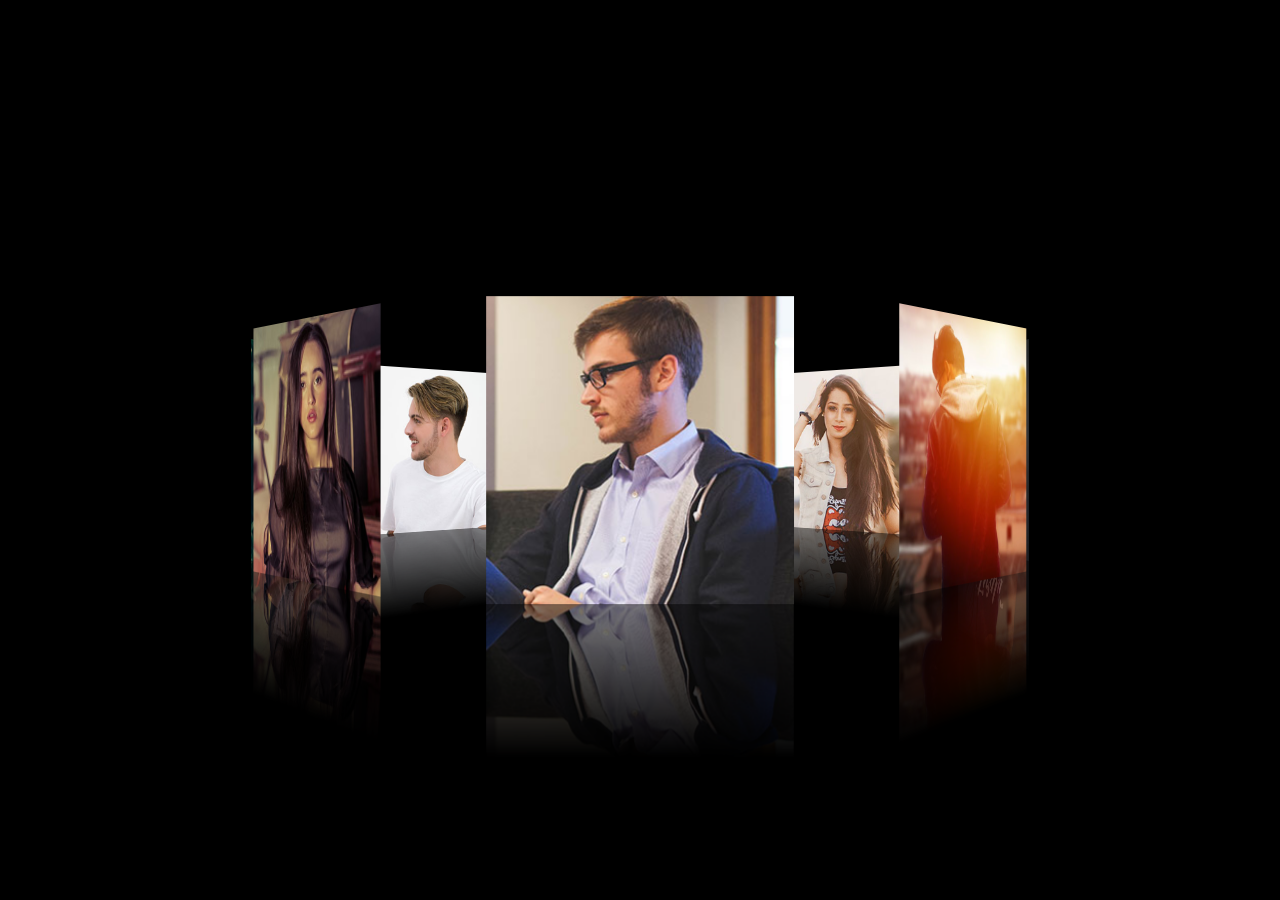
<file: RotationOnMousemove/index.html>
<!DOCTYPE html>
<html>
<head>
<title>CSS 3D Ratating Image Gallery</title>
<link rel="stylesheet" type="text/css" href="style.css">
</head>
<body>
	<div class="box">
		<span style="--i:1;"><img src="img1.jpg"></span>
		<span style="--i:2;"><img src="img2.jpg"></span>
		<span style="--i:3;"><img src="img3.jpg"></span>
		<span style="--i:4;"><img src="img4.jpg"></span>
		<span style="--i:5;"><img src="img5.jpg"></span>
		<span style="--i:6;"><img src="img6.jpg"></span>
		<span style="--i:7;"><img src="img7.jpg"></span>
		<span style="--i:8;"><img src="img8.jpg"></span>
	</div>
	<script type="text/javascript">
		let box = document.querySelector('.box');
		window.onmousemove = function(e){
			let x = e.clientX/3;
			box.style.transform = "perspective(1000px) rotateY(" + x + "deg)";
		}
	</script>
</body>
</html>
</file>
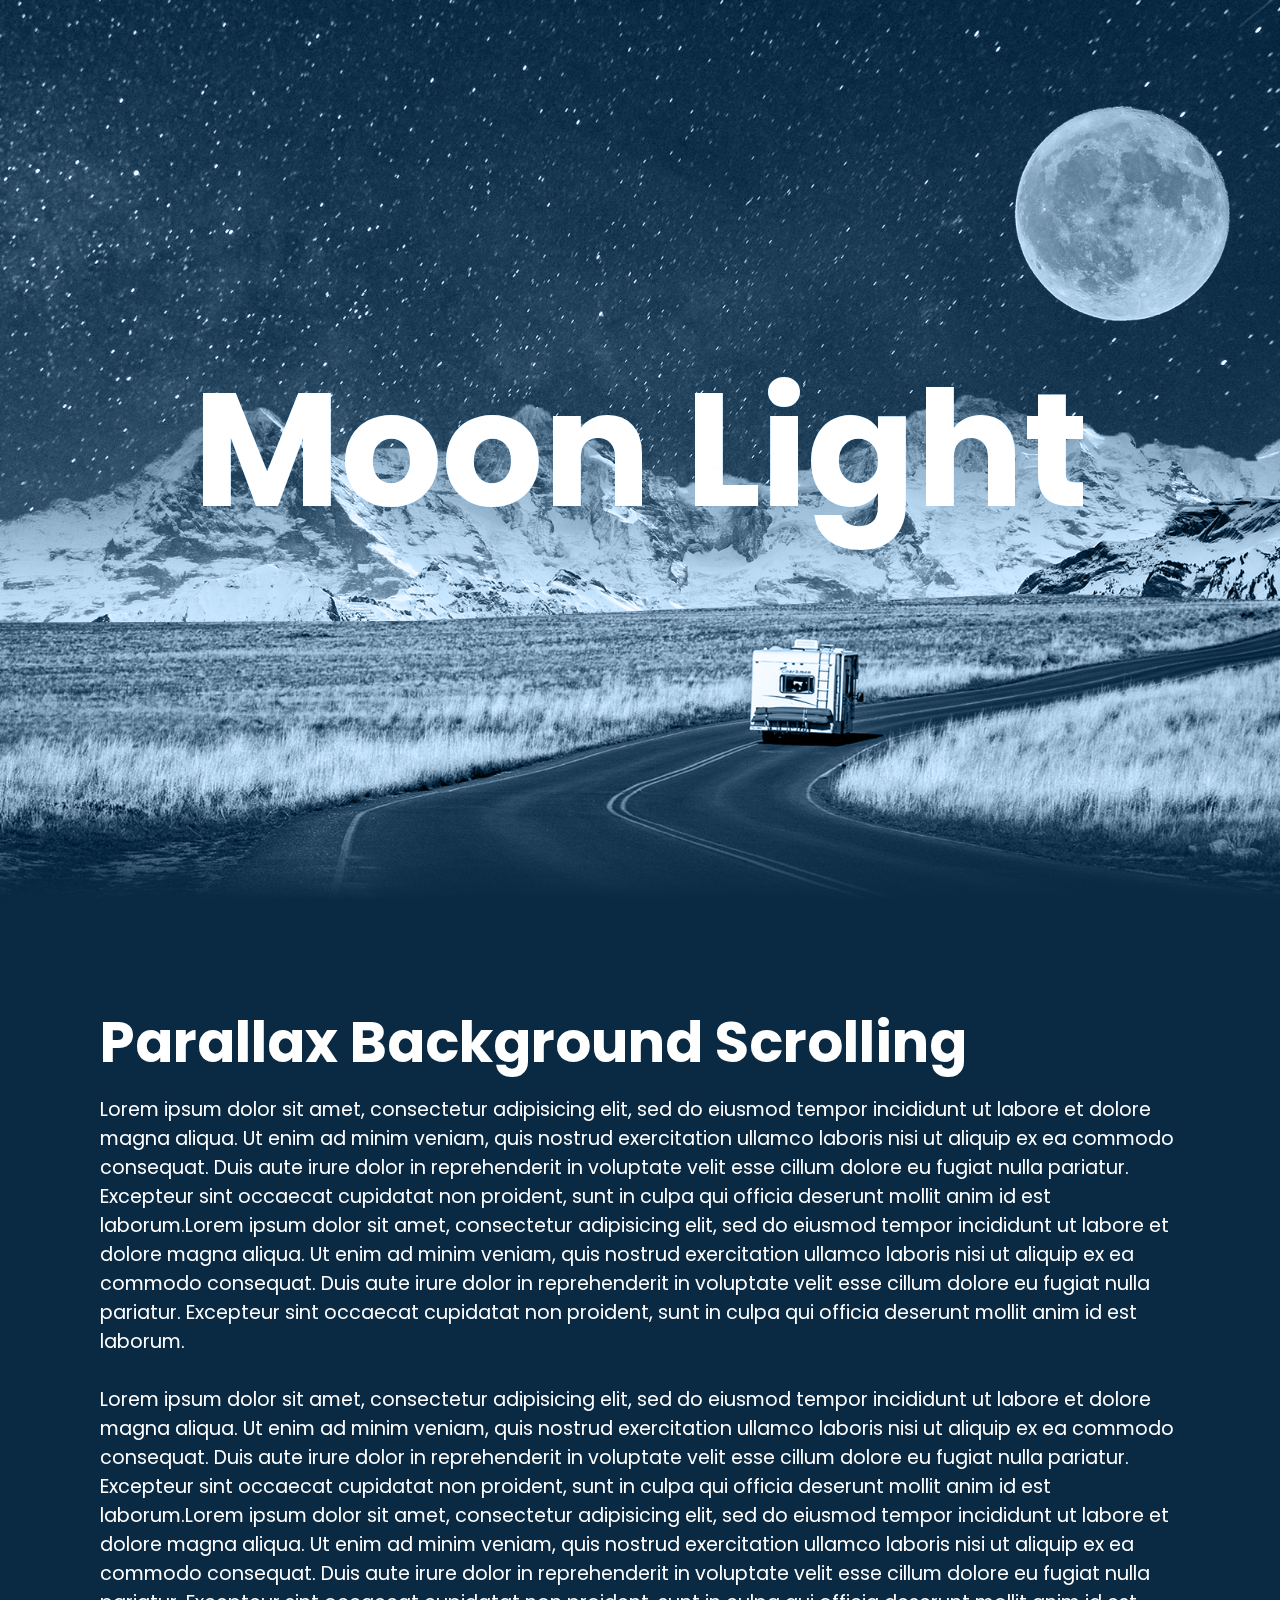
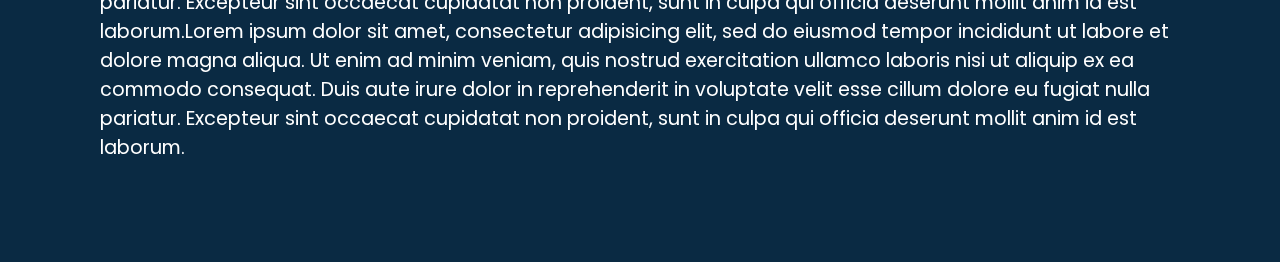
<file: ScrollParallaxEffects/index.html>
<!doctype html>
<html>
  <head>
    <title>MoonLight Parallax Effects | Vanilla Javascript</title>
    <link rel="stylesheet" type="text/css" href="style.css">
  </head>
  <body>
    <section>
      <img src="bg.jpg" id="bg">
      <img src="moon.png" id="moon">
      <img src="mountain.png" id="mountain">
      <img src="road.png" id="road">
      <h2 id="text">Moon Light</h2>
    </section>
    <div class="sec">
      <h2>Parallax Background Scrolling</h2>
      <p>Lorem ipsum dolor sit amet, consectetur adipisicing elit, sed do eiusmod
      tempor incididunt ut labore et dolore magna aliqua. Ut enim ad minim veniam,
      quis nostrud exercitation ullamco laboris nisi ut aliquip ex ea commodo
      consequat. Duis aute irure dolor in reprehenderit in voluptate velit esse
      cillum dolore eu fugiat nulla pariatur. Excepteur sint occaecat cupidatat non
      proident, sunt in culpa qui officia deserunt mollit anim id est laborum.Lorem ipsum dolor sit amet, consectetur adipisicing elit, sed do eiusmod
      tempor incididunt ut labore et dolore magna aliqua. Ut enim ad minim veniam,
      quis nostrud exercitation ullamco laboris nisi ut aliquip ex ea commodo
      consequat. Duis aute irure dolor in reprehenderit in voluptate velit esse
      cillum dolore eu fugiat nulla pariatur. Excepteur sint occaecat cupidatat non
      proident, sunt in culpa qui officia deserunt mollit anim id est laborum.<br><br>Lorem ipsum dolor sit amet, consectetur adipisicing elit, sed do eiusmod
      tempor incididunt ut labore et dolore magna aliqua. Ut enim ad minim veniam,
      quis nostrud exercitation ullamco laboris nisi ut aliquip ex ea commodo
      consequat. Duis aute irure dolor in reprehenderit in voluptate velit esse
      cillum dolore eu fugiat nulla pariatur. Excepteur sint occaecat cupidatat non
      proident, sunt in culpa qui officia deserunt mollit anim id est laborum.Lorem ipsum dolor sit amet, consectetur adipisicing elit, sed do eiusmod
      tempor incididunt ut labore et dolore magna aliqua. Ut enim ad minim veniam,
      quis nostrud exercitation ullamco laboris nisi ut aliquip ex ea commodo
      consequat. Duis aute irure dolor in reprehenderit in voluptate velit esse
      cillum dolore eu fugiat nulla pariatur. Excepteur sint occaecat cupidatat non
      proident, sunt in culpa qui officia deserunt mollit anim id est laborum.Lorem ipsum dolor sit amet, consectetur adipisicing elit, sed do eiusmod
      tempor incididunt ut labore et dolore magna aliqua. Ut enim ad minim veniam,
      quis nostrud exercitation ullamco laboris nisi ut aliquip ex ea commodo
      consequat. Duis aute irure dolor in reprehenderit in voluptate velit esse
      cillum dolore eu fugiat nulla pariatur. Excepteur sint occaecat cupidatat non
      proident, sunt in culpa qui officia deserunt mollit anim id est laborum.</p>
    </div class="sec">
    <script type="text/javascript">
      let bg = document.getElementById('bg');
      let moon = document.getElementById('moon');
      let mountain = document.getElementById('mountain');
      let road = document.getElementById('road');
      let text = document.getElementById('text');
      window.addEventListener('scroll', function() {
        var value = window.scrollY;
        bg.style.top = value * .5 + 'px';
        moon.style.left = -value * .5 + 'px';
        mountain.style.top =-value * .15 + 'px';
        road.style.top = value * .15 + 'px';
        text.style.marginTop = value * 1 + 'px';
      });
    </script>
  </body>
</html>
</file>
<file: 3DBook/style.css>
*
{
	margin: 0;
	padding: 0;
	box-sizing: border-box;
}
body
{
	display: flex;
	justify-content: center;
	align-items: center;
	min-height: 100vh;
}
section
{
	display: flex;
	justify-content: center;
	align-items: center;
	transform-style: preserve-3d;
	perspective: 1000px;
}
section .book
{
	position: relative;
	width: 383px;
	height: 567px;
	box-shadow: 20px 20px 20px rgba(0,0,0,0.2);
	transform-style: preserve-3d;
	transition: 0.5s;
}
section .book:hover
{
	transform: rotateY(35deg);
	box-shadow: 0px 20px 20px rgba(0,0,0,0.2);
}
section .book:active
{
	transform: rotateY(180deg);
}
section .book:before
{
	content: '';
	position: absolute;
	width: 60px;
	height: 100%;
	transform-origin: left;
	background: url(side.jpg);
	background-position: center;
	transform: rotateY(90deg);
}
section .book:after
{
	content: '';
	position: absolute;
	width: 100%;
	height: 100%;
	transform-origin: center;
	background: url(back.jpg);
	background-position: center;
	transform: rotateY(180deg) translateZ(60px);
}
section .book img
{
	position: absolute;
	top: 0;
	left: 0;
	width: 100%;
	height: 100%;
	object-fit: cover;
}
</file>
<file: 404Page/style.css>
@import url('https://fonts.googleapis.com/css?family=Poppins:100,200,300,400,500,600,700,800,900');
*
{
	margin: 0;
	padding: 0;
	box-sizing: border-box;
	font-family: 'Poppins', sans-serif;
}
body
{
    background: linear-gradient(45deg, #8500ff, #5acaff);
    height: 100vh;
}
#container
{
	position: absolute;
	/*top: 10%;
	left: 10%;
	bottom: 10%;
	right: 10%;
	border-radius: 10px;*/
	width: 100%;
	height: 100%;
	display: flex;
	justify-content: center;
	align-items: center;
    background: url('p404.png') #121729;
    box-shadow: 0 15px 30px rgba(0,0,0,.5);
}
#container .content
{
	max-width: 600px;
	text-align: center;
}
#container .content h2
{
	font-size: 18vw;
	color: rgba(255,255,255,1);
	line-height: 1em;
}
#container .content h4
{
	position: relative;
	font-size: 1.5em;
	margin-bottom: 20px;
	color: rgba(255,255,255,1);
	line-height: 1em;
	font-weight: 300;
	background: #fff;
	color: #111;
	padding: 10px 20px;
	display: inline-block;
}
#container .content p
{
	color: #fff;
	font-size: 1.2em;
	color: rgba(255,255,255,1);
}
#container .content a
{
	position: relative;
    display: inline-block;
    padding: 10px 25px;
    background: #ff0562;
    color: #fff;
    text-decoration: none;
    margin-top: 25px;
    border-radius: 25px;
    border-bottom: 4px solid #d00d56;
}
</file>
<file: BackgroundClipScrollEffects/style.css>
@import url('https://fonts.googleapis.com/css?family=Poppins:400,500,600,700,800,900&display=swap');
*
{
    margin: 0;
    padding: 0;
    box-sizing: border-box;
    outline: none;
    font-family: 'Poppins', sans-serif;
}
section
{
    position: relative;
    width: 100%;
    min-height: 100vh;
    display: flex;
    justify-content: center;
    align-items: center;
    padding: 50px 0;
}
section .content
{
    text-align: center;
}
section .content h2
{
    font-size: 24vw;
    text-transform: uppercase;
    font-weight: 900;
    line-height: 1em;
    -webkit-background-clip: text;
    -webkit-text-fill-color: transparent;
    background-attachment: fixed;
}
section:nth-child(1) .content h2
{
    background-image: url(bg1.jpg);
}
section:nth-child(2) .content h2
{
    background-image: url(bg2.jpg);
}
section:nth-child(3) .content h2
{
    background-image: url(bg3.jpg);
}
section:nth-child(4) .content h2
{
    background-image: url(bg4.jpg);
}
section .content p
{
    max-width: 800px;
    margin: 0 auto;
    padding: 0 20px;
}
section .content a
{
    display: inline-block;
    padding: 10px 20px;
    border: 2px solid #000;
    text-decoration: none;
    color: #000;
    margin-top: 20px;
}
</file>
<file: CreativeLoaderCSS/style.css>
*
{
  margin: 0;
  padding: 0;
  box-sizing: border-box;
}
section
{
  display: flex;
  justify-content: center;
  align-items: center;
  flex-wrap: wrap;
  min-height: 100vh;
  background: #042104;
  animation: animateBg 10s linear infinite;
}
@keyframes animateBg
{
  0%
  {
    filter: hue-rotate(0deg);
  }
  100%
  {
    filter: hue-rotate(360deg);
  }
}
.loader
{
  position: relative;
  width: 120px;
  height: 120px;
}
.loader span
{
  position: absolute;
  top: 0;
  left: 0;
  width: 100%;
  height: 100%;
  transform: rotate(calc(18deg * var(--i)));
}
.loader span:before
{
  content: '';
  position: absolute;
  top: 0;
  left: 0;
  width: 15px;
  height: 15px;
  border-radius: 50%;
  background: #00ff0a;
  box-shadow: 0 0 10px #00ff0a,
              0 0 20px #00ff0a,
              0 0 40px #00ff0a,
              0 0 60px #00ff0a,
              0 0 80px #00ff0a,
              0 0 100px #00ff0a;
  animation: animate 2s linear infinite;
  animation-delay: calc(0.1s * var(--i));
}
@keyframes animate
{
  0%
  {
    transform: scale(1);
  }
  80%,100%
  {
    transform: scale(0);
  }
}
</file>
<file: CSSToDoList/style.css>
@import url('https://fonts.googleapis.com/css2?family=Poppins:wght@200;300;400;500;600;700;800;900&display=swap');
*
{
    margin: 0;
    padding: 0;
    font-family: 'Poppins', sans-serif;
}
body
{
    display: flex;
    justify-content: center;
    align-items: center;
    min-height: 100vh;
    background: #111;
}
.list
{
    position: relative;
    background: #fff;
    width: 350px;
}
.list h2
{
    background: #03a9f4;
    color: #fff;
    padding: 10px 20px;
    font-weight: 600;
}
.list ul
{
    position: relative;
    padding: 20px;
}
.list ul li
{
    position: relative;
    list-style: none;
    padding: 15px 0;
    border-bottom: 1px solid rgba(0,0,0,0.1);
}
.list ul li:last-child
{
    border-bottom: none;
}
.list ul label
{
    position: relative;
    display: flex;
    cursor: pointer;
    justify-content: space-between;
    align-items: center;
}
.list ul label input
{
    opacity: 0;
    visibility: hidden;
    appearance: none;
}
.list ul label p
{
    position: absolute;
}
.list ul label span
{
    position: relative;
    width: 20px;
    height: 20px;
    border: 1px solid #ccc;
    border-radius: 50%;
    display: flex;
    justify-content: center;
    align-items: center;
}
.list ul label span:before
{
    content: '';
    position: absolute;
    top: 5px;
    width: 10px;
    height: 5px;
    border-left: 2px solid #ccc;
    border-bottom: 2px solid #ccc;
    transform: rotate(-40deg);
}
.list ul label input:checked ~ p
{
    text-decoration: line-through;
    color: #ccc;
}
.list ul label input:checked ~ span
{
    border: 1px solid #03a9f4;
    background: #03a9f4;
}
.list ul label input:checked ~ span:before
{
    border-left: 2px solid #fff;
    border-bottom: 2px solid #fff;
}
</file>
<file: ImageHoverEffectsLayer/style.css>
@import url('https://fonts.googleapis.com/css?family=Poppins:300,400,500,600,700&display=swap');
*
{
    margin: 0;
    padding: 0;
    box-sizing: border-box;
    font-family: 'Poppins', sans-serif;
}
body
{
    display: flex;
    justify-content: center;
    align-items: center;
    min-height: 100vh;
}
.container
{
    position: relative;
    display: flex;
    justify-content: space-around;
    flex-wrap: wrap;
    width: 1000px;
}
.container .box
{
    position: relative;
    width: 300px;
    height: 400px;
    overflow: hidden;
}
.container .box .imgBx
{
    position: absolute;
    top: 0;
    left: 0;
    width: 100%;
    height: 100%;
    transition: 1.5s ease-in-out;
}
.container .box:hover .imgBx
{
    transform: translateY(-100%);
}
.container .box img
{
    position: absolute;
    top: 0;
    left: 0;
    width: 100%;
    height: 100%;
    object-fit: cover;
}
.container .box .layer
{
    position: absolute;
    top: 0;
    left: 0;
    width: 100%;
    height: 100%;
    transition: 1.5s ease-in-out;
}
.container .box .layer.layer1
{
    background: #0096ff;
    transform: translateY(100%);
}
.container .box:hover .layer.layer1
{
    transform: translateY(-100%);
}
.container .box .layer.layer2
{
    background: #90ff00;
    transform: translateY(200%);
}
.container .box:hover .layer.layer2
{
    transform: translateY(-100%);
}
.container .box .contentBx
{
    position: absolute;
    top: 0;
    left: 0;
    width: 100%;
    height: 100%;
    background: #333;
    transition: 1.5s ease-in-out;
    transform: translateY(300%);
    display: flex;
    justify-content: center;
    align-items: center;
    padding: 40px;
}
.container .box:hover .contentBx
{
    transform: translateY(0);
}
.container .box .contentBx div
{
    transition: 2s ease-in-out;
    transform: translateY(400%);
}
.container .box:hover .contentBx div
{
    transform: translateY(0);
}
.container .box .contentBx div h2
{
    color: #fff;
}
.container .box .contentBx div p
{
    color: #fff;
}
</file>
<file: JavascriptClockUIDark/style.css>
*
{
    margin: 0;
    padding: 0;
    box-sizing: border-box
}
body
{
    display: flex;
    justify-content: center;
    align-items: center;
    min-height: 100vh;
    background: #091921;
}
.clock
{
    width: 350px;
    height: 350px;
    display: flex;
    justify-content: center;
    align-items: center;
    background: #091921 url(clock.png);
    background-size: cover;
    border-radius: 50%;
    border: 4px solid #091921;
    box-shadow: 0 -15px 15px rgba(255,255,255,0.05),
                0 20px 20px rgba(0,0,0,0.3),
                inset 0 -15px 15px rgba(255,255,255,0.05),
                inset 0 20px 20px rgba(0,0,0,0.3);
}
.clock::before
{
    content: '';
    position: absolute;
    width: 15px;
    height: 15px;
    background: #fff;
    z-index: 100000;
    border-radius: 50%;
}
.hour,
.min,
.sec
{
    position: absolute;
}
.hour, .hr
{
    width: 160px;
    height: 160px;
}
.min, .mn
{
    width: 190px;
    height: 190px;
}
.sec, .sc
{
    width: 230px;
    height: 230px;
}
.hr,.mn,.sc
{
    display: flex;
    justify-content: center;
    position: absolute;
    border-radius: 50%;
}
.hr::before
{
    content: '';
    position: absolute;
    width: 8px;
    height: 80px;
    background: #ff105e;
    z-index: 10;
    border-radius: 6px 6px 0 0;
}
.mn::before
{
    content: '';
    position: absolute;
    width: 4px;
    height: 90px;
    background: #ffffff;
    z-index: 11;
    border-radius: 6px 6px 0 0;
}
.sc::before
{
    content: '';
    position: absolute;
    width: 2px;
    height: 150px;
    background: #008eff;
    z-index: 12;
    border-radius: 6px 6px 0 0;
}
</file>
<file: RandomPasswordGenerator/style.css>
@import url('https://fonts.googleapis.com/css?family=Poppins:400,500,600,700,900');
*
{
	margin: 0;
	padding: 0;
	font-family: consolas;
	user-select: none;
}
body
{
	display: flex;
	justify-content: center;
	align-items: center;
	min-height: 100vh;
	background: #f8f8f8;
}
.inputBox
{
	position: relative;
	width: 450px;
}
.inputBox h2
{
	font-size: 28px;
	color: #333;
}
.inputBox input
{
	position: relative;
	width: 100%;
	height: 60px;
	border: none;
	margin: 15px 0 20px;
	background: transparent;
	outline: none;
	padding: 0 20px;
	font-size: 24px;
	letter-spacing: 4px;
	box-sizing: border-box;
	border-radius: 8px;
	color: #333;
	box-shadow: -4px -4px 10px rgba(255,255,255,1),
				inset 4px 4px 10px rgba(0,0,0,.05),
				inset -4px -4px 10px rgba(255,255,255,1),
				4px 4px 10px rgba(0,0,0,.05);
}
.inputBox input::placeholder
{
	letter-spacing: 0px;
	color: #333;
}
#btn
{
	position: relative;
	cursor: pointer;
	color: #fff;
	background: #333;
	font-size: 24px;
	display: inline-block;
	padding: 10px 15px;
	cursor: pointer;
    border-radius: 8px;
}
#btn:active
{
	background: #9c27b0;
}
</file>
<file: ResponsiveWebsiteHTMLCSSJavascript/style.css>
@import url('https://fonts.googleapis.com/css?family=Poppins:200,300,400,500,600,700,800,900&display=swap');
*
{
  margin: 0;
  padding: 0;
  box-sizing: border-box;
  font-family: 'Poppins', sans-serif;
}
html
{
  scroll-behavior: smooth;
}
body
{
  min-height: 1000px;
}
header
{
  position: fixed;
  top: 0;
  left: 0;
  width: 100%;
  display: flex;
  justify-content: space-between;
  align-items: center;
  padding: 40px 100px;
  z-index: 1000;
  transition: 0.6s;
}
header.sticky
{
  padding: 5px 100px;
  background: #fff;
  border-bottom: 1px solid rgba(0,0,0,.1);
}
header .logo
{
  position: relative;
  font-weight: 700;
  color: #fff;
  text-decoration: none;
  font-size: 2em;
  text-transform: uppercase;
  letter-spacing: 2px;
  transition: 0.6s;
}
header ul
{
  position: relative;
  display: flex;
  justify-content: center;
  align-items: center;
}
header ul li
{
  position: relative;
  list-style: none;
}
header ul li a
{
  position: relative;
  margin: 0 15px;
  text-decoration: none;
  color: #fff;
  letter-spacing: 2px;
  font-weight: 300;
  transition: 0.6s;
}
header.sticky .logo,
header.sticky ul li a
{
  color: #000;
}
.banner
{
  position: relative;
  width: 100%;
  min-height: 100vh;
  background: url(bg.jpg);
  background-size: cover;
  display: flex;
  justify-content: center;
  align-items: center;
}
.banner h2
{
  color: #fff;
  font-size: 90px;
  text-transform: uppercase;
  text-align: center;
  line-height: 1em;
}
.banner h2 span
{
  color: #4978ff;
}
.sec
{
  background: #fff;
  padding: 100px;
  min-height: 100vh;
  display: flex;
  justify-content: center;
  align-items: center;
}
.sec .content
{
  position: relative;
  text-align: center;
  width: 100%;
}
.mxw800p
{
  max-width: 800px;
  margin:  0 auto;
}
h3
{
  font-size: 40px;
  font-weight: 200;
  margin-bottom: 10px;
}
p
{
  position: relative;
  font-size: 18px;
  font-weight: 300;
  margin-bottom: 20px;
  letter-spacing: 1px;
}
.btn
{
  position: relative;
  display: inline-block;
  padding: 10px 30px;
  background: #000;
  text-decoration: none;
  color: #fff;
}
.services
{
  position: relative;
  display: grid;
  grid-template-columns: repeat(auto-fit, minmax(300px, 1fr));
  grid-gap: 30px;
  max-width: 100%;
  margin-top: 40px;
}
.services .box
{
  width: 300px;
  margin: 0 auto;
  background: #fff;
  padding: 20px;
  box-shadow: 0 15px 30px rgba(0,0,0,0.05);
}
.services .box .iconBx
{
  margin-top: 25px;
}
.services .box .iconBx img
{
  max-width: 70px;
  margin-bottom: 15px;
}
.services .box h2
{
  font-size: 18px;
  margin-bottom: 10px;
  text-transform: uppercase;
  font-weight: 700;
}
.stats
{
  background: #000;
  padding-top: 250px;
  margin-top: -250px;
}
.stats h3,
.stats p
{
  color: #fff;
}
.statsBox
{
  position: relative;
  display: grid;
  grid-template-columns: repeat(auto-fit, minmax(250px, 1fr));
  grid-gap: 20px;
  max-width: 100%;
  margin-top: 40px;
}
.statsBox h2
{
  color: #fff;
  font-size: 36px;
}
.statsBox h4
{
  color: #fff;
  font-size: 16px;
  font-weight: 500;
  text-transform: uppercase;
  letter-spacing: 2px;
}
.workBx
{
  position: relative;
  display: grid;
  grid-template-columns: repeat(auto-fit, minmax(250px, 1fr));
  grid-gap: 30px;
  max-width: 100%;
  margin-top: 40px;
}
.workBx .brand
{
  position: relative;
  background: #4978ff;
  min-height: 300px;
  width: 250px;
  margin: 0 auto;
  display: flex;
  justify-content: center;
  align-items: center;
}
.workBx .brand:hover
{
  background: #000;
}
.workBx .brand a
{
  text-decoration: none;
  color: rgba(255,255,255,0.4);
  text-transform: uppercase;
  font-size: 14px;
  letter-spacing: 2px;
}
.workBx .brand:hover a
{
  color: rgba(255,255,255,1);
}
.teamBx
{
  position: relative;
  display: grid;
  grid-template-columns: repeat(auto-fit, minmax(250px, 1fr));
  grid-gap: 30px;
  max-width: 100%;
  margin-top: 40px;
}
.teamBx .member
{
  position: relative;
  background: #000;
  min-height: 300px;
  width: 250px;
  margin: 0 auto;
  display: flex;
  justify-content: center;
  align-items: center;
}
.teamBx .member .imgBx
{
  position: absolute;
  top: 0;
  left: 0;
  width: 100%;
  height: 100%;
}
.teamBx .member .imgBx img
{
  position: absolute;
  top: 0;
  left: 0;
  width: 100%;
  height: 100%;
  object-fit: cover;
}
.teamBx .member .details
{
  position: absolute;
  top: 0;
  left: 0;
  width: 100%;
  height: 100%;
  display: flex;
  justify-content: center;
  align-items: center;
  background: #000;
  transition: 0.2s;
  opacity: 0;
}
.teamBx .member:hover .details
{
  opacity: 1;
}
.teamBx .member .details h2
{
  color: #fff;
  text-transform: uppercase;
  font-size: 20px;
  letter-spacing: 1px;
}
.teamBx .member .details h2 span
{
  display: block;
  font-size: 12px;
  font-weight: 300;
}
.contact
{
  background: #000;
}
.contact h3,
.contact p
{
  color: #fff;
}
.contactForm
{
  position: relative;
  max-width: 800px;
  margin: 0 auto;
  display: flex;
}
.contactForm form
{
  width: 100%;
}
.contactForm .row100
{
  display: flex;
  width: 100%;
}
.contactForm .row100 .inputBx50
{
  width: 50%;
  margin: 0 20px;
}
.contactForm .row100 .inputBx100
{
  width: 100%;
  margin: 0 20px;
}
.contactForm .row100 input,
.contactForm .row100 textarea
{
  position: relative;
  border: none;
  border-bottom: 1px solid #fff;
  color: #fff;
  background: transparent;
  width: 100%;
  padding: 10px 0;
  outline: none;
  font-size: 18px;
  font-weight: 300;
  margin: 20px 0;
  resize: none;
}
.contactForm .row100 textarea
{
  height: 100px;
}
.contactForm .row100 input::placeholder,
.contactForm .row100 textarea::placeholder
{
  color: rgba(255,255,255,0.5);
}
.contactForm .row100 input[type="submit"]
{
  background: #fff;
  color: #000;
  max-width: 100px;
  text-transform: uppercase;
  letter-spacing: 2px;
  cursor: pointer;
  font-weight: 500;
}
.sci
{
  position: relative;
  display: flex;
  justify-content: center;
  align-items: center;
  margin: 50px 0;
}
.sci ul
{
  display: flex;
}
.sci ul li
{
  list-style: none;
}
.sci ul li a
{
  text-decoration: none;
  display: inline-block;
  margin: 0 30px;
}
.sci ul li a img
{
  filter: invert(1);
  max-width: 40px;
}
.sci ul li a:hover img
{
  opacity: 0.5;
}
.copyright a
{
  color: #fff;
}
.toggle
{
  display: none;
}
@media (max-width: 992px)
{
  .toggle
  {
    display: block;
    position: relative;
    width: 30px;
    height: 30px;
    cursor: pointer;
  }
  .toggle:before
  {
    content: '';
    position: absolute;
    top: 4px;
    width: 100%;
    height: 2px;
    background: #000;
    z-index: 1;
    box-shadow: 0 10px 0 #000;
    transition: 0.5s;
  }
  .toggle:after
  {
    content: '';
    position: absolute;
    bottom: 4px;
    width: 100%;
    height: 2px;
    background: #000;
    z-index: 1;
    transition: 0.5s;
  }
  header,
  header.sticky
  {
    padding: 5px 50px;
    background: #fff;
  }
  header ul
  {
    position: absolute;
    top: 59px;
    left: 0;
    width: 100%;
    height: 100vh;
    text-align: center;
    overflow: auto;
    background: #fff;
    visibility: hidden;
    opacity: 0;
  }
  header.active ul
  {
    visibility: visible;
    opacity: 1;
    display: block;
    padding-top: 20px;
  }
  header.active ul li a
  {
    display: inline-block;
    margin: 10px 0;
    font-size: 20px;
  }
  header .logo,
  header ul li a
  {
    color: #000;
  }
  .banner
  {
    background-position: center;
  }
  .banner h2
  {
    font-size: 60px;
    padding: 0 50px;
  }
  .sec
  {
    padding: 100px 50px 50px 50px;
  }
  .services .box
  {
    width: 100%;
  }
  .stats
  {
    padding-top: 250px;
  }
  .row100
  {
    flex-direction: column;
  }
  .contactForm .row100 .inputBx50,
  .contactForm .row100 .inputBx100
  {
    width: 100%;
    margin: 0;
  }
  .sci
  {
    margin: 20px;
  }
  .sci ul li a img
  {
    font-size: 24px;
  }
  h3
  {
    font-size: 36px;
  }
}
</file>
<file: ResponsiveWebsiteHTMLCSSJavascriptPortfolio/style.css>
@import url('https://fonts.googleapis.com/css?family=Poppins:200,300,400,500,600,700,800,900&display=swap');
*
{
  margin: 0;
  padding: 0;
  box-sizing: border-box;
  font-family: 'Poppins', sans-serif;
}
header
{
  position: absolute;
  top: 0;
  left: 0;
  width: 100%;
  display: flex;
  justify-content: space-between;
  align-items: center;
  padding: 40px 100px;
  z-index: 1000;
  transition: 0.6s;
}
header .logo
{
  position: relative;
  font-weight: 700;
  color: #fff;
  text-decoration: none;
  font-size: 2em;
  text-transform: uppercase;
  letter-spacing: 2px;
  transition: 0.6s;
}
header #toggle
{
  position: relative;
  width: 30px;
  height: 30px;
  cursor: pointer;
}
header #toggle:before
{
  content: '';
  position: absolute;
  top: 7px;
  width: 100%;
  height: 2px;
  background: #fff;
}
header #toggle:after
{
  content: '';
  position: absolute;
  bottom: 7px;
  width: 100%;
  height: 2px;
  background: #fff;
}
.banner.active #toggle:before
{
  top: 50%;
  left: 50%;
  transform: translate(-50%,-50%) rotate(45deg);
}
.banner.active #toggle:after
{
  top: 50%;
  left: 50%;
  transform: translate(-50%,-50%) rotate(-45deg);
}
.banner
{
  position: relative;
  width: 100%;
  padding: 100px;
  min-height: 100vh;
  background: url(bg.jpg);
  background-size: cover;
  display: flex;
  align-items: center;
  transition: 0.5s;
  z-index: 2;
}
.banner.active
{
  transform: translate(-400px);
}
.banner .content
{
  max-width: 600px;
}
.banner .content h2
{
  color: #fff;
  font-size: 2.5em;
}
.banner .content h2 span
{
  color: #40c3ff;
  font-size: 1.2em;
}
.banner .content p
{
  font-size: 1.2em;
  color: #fff;
  font-weight: 300;
}
.banner .content a
{
  position: relative;
  display: inline-block;
  margin-top: 20px;
  background: #fff;
  color: #000;
  padding: 10px 30px;
  text-decoration:  none;
  font-size: 1.2em;
  font-weight: 500;
}
.sci
{
  position: absolute;
  display: flex;
  flex-direction: column;
  right: 100px;
}
.sci li
{
  list-style: none;
}
.sci li a
{
  position: relative;
  display: grid;
  place-items: center;
  width: 50px;
  height: 50px;
  text-decoration: none;
  border: 1px solid #fff;
  margin: 10px 0 0;
}
.sci li a:hover
{
  background: #fff;
}
.sci li a img
{
  filter: invert(1);
  max-width: 20px;
  mix-blend-mode: difference;
}
#navigation
{
  position: fixed;
  top: 0;
  right: -200px;
  width: 400px;
  height: 100vh;
  background: #40c3ff;
  z-index: 1;
  display: grid;
  place-items: center;
  transition: 0.5s;
}
#navigation.active
{
  right: 0;
}
#navigation ul
{
  display: flex;
  flex-direction: column;
}
#navigation ul li
{
  list-style: none;
}
#navigation ul li a
{
  color: #fff;
  text-decoration: none;
  display: inline-block;
  font-size: 2em;
  font-weight: 600;
  text-transform: uppercase;
}
@media (max-width: 767px)
{
  header
  {
    padding: 20px 50px;
  }
  .banner
  {
    padding: 100px 50px 150px;
  }
  .banner .content h2
  {
    font-size: 1.8em;
  }
  .banner .content p,
  .banner .content a
  {
    font-size: 1em;
  }
  .banner.active
  {
    transform: translate(-250px);
  }

  #navigation
  {
    width: 300px;
  }
  #navigation ul li a
  {
    font-size: 1.5em;
    margin: 5px 0;
  }
  .sci
  {
    position: absolute;
    bottom: 50px;
    right: initial;
    flex-direction: row;
  }
  .sci li a
  {
    margin: initial;
    margin-right: 10px;
  }
}
</file>
<file: RocketAnimationMousemove2/style.css>
*
{
	margin: 0;
	padding: 0;
	box-sizing: border-box;
	user-select: none;
}
.scene
{
	position: relative;
	width: 100%;
	height: 100vh;
	background: #01070a;
	overflow: hidden;
	display: flex;
	justify-content: center;
	align-items: center;
}
.scene i
{
	position: absolute;
	top: -250px;
	background: rgba(255,255,255,0.5);
	animation: animateStars linear infinite;
}
@keyframes animateStars
{
	0%
	{
		transform: translateY(0);
	}
	100%
	{
		transform: translateY(200vh);
	}
}
.scene .rocket
{
	position: absolute;
	pointer-events: none;
	animation: animate 0.2s ease infinite;
	transition: 0.1s;
}
@keyframes animate
{
	0%,100%
	{
		transform: translateY(-52px) translateX(-50%);
	}
	50%
	{
		transform: translateY(-48px) translateX(-50%);
	}
}
.scene .rocket::before
{
	content: '';
	position: absolute;
	bottom: -200px;
	left: 50%;
	transform: translateX(-50%);
	width: 10px;
	height: 200px;
	background: linear-gradient(#00d0ff,transparent);
}
.scene .rocket::after
{
	content: '';
	position: absolute;
	bottom: -200px;
	left: 50%;
	transform: translateX(-50%);
	width: 10px;
	height: 200px;
	background: linear-gradient(#00d0ff,transparent);
	filter: blur(20px);
}

.scene:active .rocket::before,
.scene:active .rocket::after
{
	background: linear-gradient(#ff12d7,transparent);
	bottom: -300px;
	height: 300px;
	filter: blur(2px);
}
</file>
<file: RotationOnMousemove/style.css>
*
{
	margin: 0;
	padding: 0;
	box-sizing: border-box;
}
body
{
	display: flex;
	justify-content: center;
	align-items: center;
	min-height: 100vh;
	background: #000;
}
.box
{
	position: relative;
	width: 200px;
	height: 200px;
	transform-style: preserve-3d;
	transform: perspective(1000px) rotateY(0deg);
}
.box span
{
	position: absolute;
	top: 0;
	left: 0;
	width: 100%;
	height: 100%;
	transform-origin: center;
	transform-style: preserve-3d;
	transform: rotateY(calc(var(--i) * 45deg)) translateZ(350px);
	-webkit-box-reflect: below 0px linear-gradient(transparent,transparent,#0008);
}
.box span img
{
	position: absolute;
	top: 0;
	left: 0;
	width: 100%;
	height: 100%;
	object-fit: cover;
}
</file>
<file: ScrollParallaxEffects/style.css>
@import url('https://fonts.googleapis.com/css?family=Poppins:300,400,500,600,700,800,900&display=swap');
*
{
  margin: 0;
  padding: 0;
  font-family: 'Poppins', sans-serif;
}
body
{
  background: #0a2a43;
}
section
{
  position: relative;
  width: 100%;
  height: 100vh;
  overflow: hidden;
  display: flex;
  justify-content: center;
  align-items: center;
}
section:before
{
  content: '';
  position: absolute;
  bottom: 0;
  width: 100%;
  height: 100px;
  background: linear-gradient(to top,#0a2a43,transparent);
  z-index: 1000;
}
section:after
{
  content: '';
  position: absolute;
  top: 0;
  left: 0;
  width: 100%;
  height: 100%;
  background: #0a2a43;
  z-index: 1000;
  mix-blend-mode: color;
}
section img
{
  position: absolute;
  top: 0;
  left: 0;
  width: 100%;
  height: 100%;
  object-fit: cover;
  pointer-events: none;
}
section img#road
{
  z-index: 2;
}
h2#text
{
  position: relative;
  color: #fff;
  font-size: 10em;
  z-index: 1;
}
.sec
{
  position: relative;
  min-height: 500px;
  padding: 100px;
}
.sec h2
{
  font-size: 3.5em;
  margin-bottom: 10px;
  color: #fff;
}
.sec p
{
  font-size: 1.2em;
  color: #fff;
}
</file>
